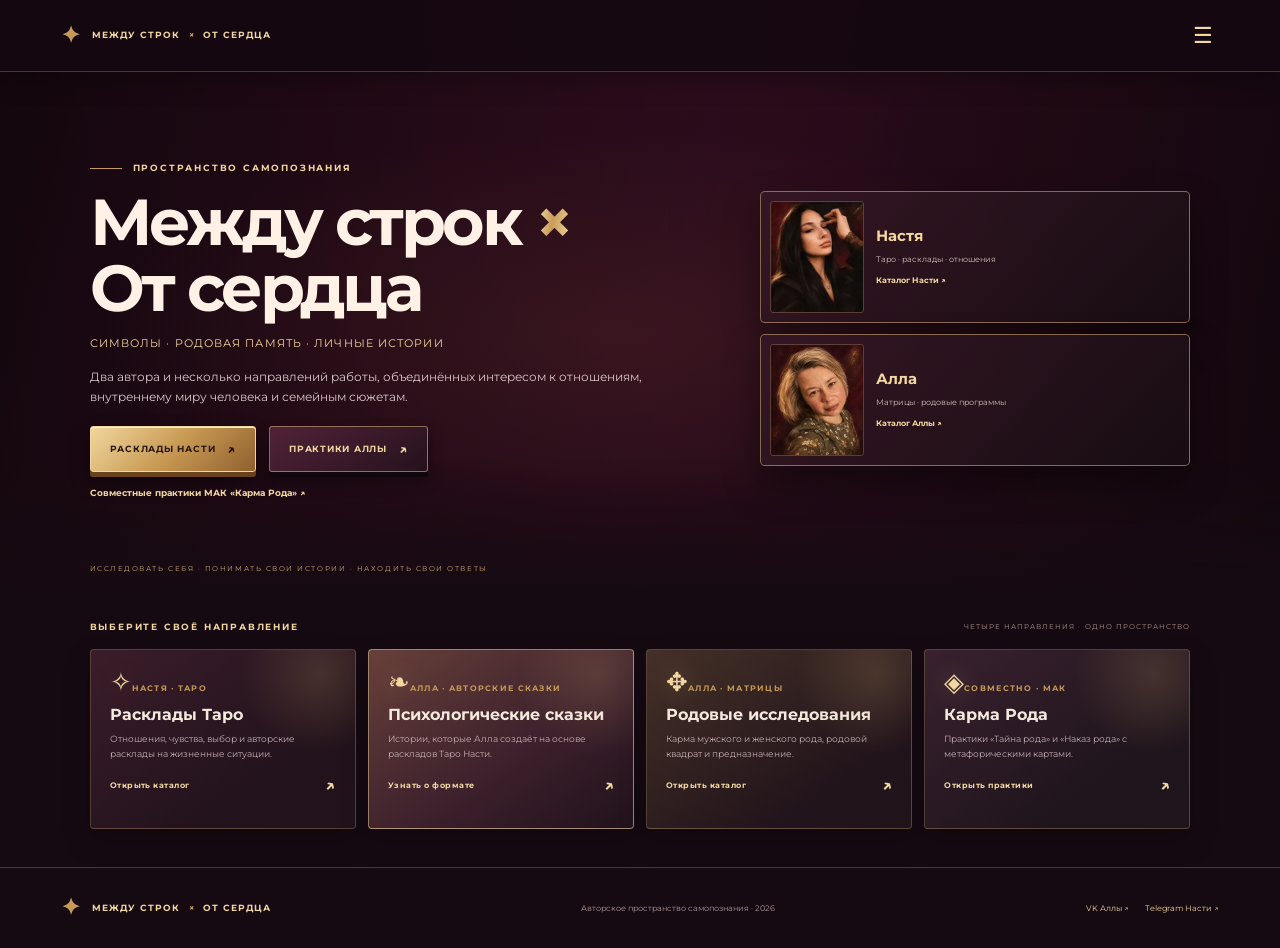
<file: index.html>
<!doctype html><html lang="ru"><head><meta charset="utf-8"><meta name="viewport" content="width=device-width, initial-scale=1"><meta name="theme-color" content="#210d18"><meta name="description" content="Между строк × От сердца — Таро, матрицы и совместные практики."><title>Между строк × От сердца</title><link rel="preconnect" href="https://fonts.googleapis.com"><link rel="preconnect" href="https://fonts.gstatic.com" crossorigin><link href="https://fonts.googleapis.com/css2?family=Montserrat:wght@300;400;500;600;700;800&display=swap" rel="stylesheet"><link rel="stylesheet" href="styles.css?v=20261124-auth-calendar-03"></head><body><header class="site-header">
<a class="brand" href="index.html" aria-label="На главную"><span class="brand-symbol">✦</span><span>МЕЖДУ СТРОК <i>×</i> ОТ СЕРДЦА</span></a>
<button class="menu-button" id="menuButton" aria-label="Открыть меню" aria-expanded="false">☰</button>
<nav class="main-nav" id="mainNav">
<a href="index.html" data-page="index">Главная</a><a href="tarot.html" data-page="tarot">Расклады</a><a href="stories.html" data-page="stories">Сказки Аллы</a><a href="matrices.html" data-page="matrices">Матрицы</a><a href="mak.html" data-page="mak">Карма рода</a><a href="about.html" data-page="about">Авторы</a><a href="library.html" data-page="library">Библиотека</a><a class="nav-book" href="booking.html">Запись <span>↗</span></a><a class="nav-account" href="account.html">Кабинет</a>
</nav></header><main>
<section class="home-hero">
<div class="hero-inner"><p class="eyebrow"><span></span> ПРОСТРАНСТВО САМОПОЗНАНИЯ</p><h1>Между строк <em>×</em><br><span class="hero-title-second">От сердца</span></h1><p class="hero-subtitle">Символы · родовая память · личные истории</p><p class="hero-copy">Два автора и несколько направлений работы, объединённых интересом к отношениям, внутреннему миру человека и семейным сюжетам.</p><div class="hero-actions"><a class="button button-gold" href="tarot.html">Расклады Насти <span>↗</span></a><a class="button button-outline" href="matrices.html">Практики Аллы <span>↗</span></a></div><a class="hero-joint-link" href="mak.html">Совместные практики МАК «Карма Рода» <span>↗</span></a></div>
<div class="hero-authors">
<a class="hero-author" href="tarot.html"><img src="assets/nastya-portrait.webp" alt="Графический портрет Насти"><span><b>Настя</b><small>Таро · расклады · отношения</small><em>Каталог Насти ↗</em></span></a>
<a class="hero-author" href="matrices.html"><img src="assets/alla-portrait.webp" alt="Графический портрет Аллы"><span><b>Алла</b><small>Матрицы · родовые программы</small><em>Каталог Аллы ↗</em></span></a>
</div><div class="hero-bottom-note">ИССЛЕДОВАТЬ СЕБЯ · ПОНИМАТЬ СВОИ ИСТОРИИ · НАХОДИТЬ СВОИ ОТВЕТЫ</div></section>
<section class="home-directions"><div class="home-directions-heading"><p class="eyebrow">ВЫБЕРИТЕ СВОЁ НАПРАВЛЕНИЕ</p><span>ЧЕТЫРЕ НАПРАВЛЕНИЯ · ОДНО ПРОСТРАНСТВО</span></div><div class="direction-grid">
<a class="direction-card direction-tarot" href="tarot.html"><span class="direction-icon">✧</span><span class="card-label">НАСТЯ · ТАРО</span><h2>Расклады Таро</h2><p>Отношения, чувства, выбор и авторские расклады на жизненные ситуации.</p><span class="direction-cta">Открыть каталог <b>↗</b></span></a>
<a class="direction-card direction-story" href="stories.html"><span class="direction-icon">❧</span><span class="card-label">АЛЛА · АВТОРСКИЕ СКАЗКИ</span><h2>Психологические сказки</h2><p>Истории, которые Алла создаёт на основе раскладов Таро Насти.</p><span class="direction-cta">Узнать о формате <b>↗</b></span></a>
<a class="direction-card direction-matrix" href="matrices.html"><span class="direction-icon">✥</span><span class="card-label">АЛЛА · МАТРИЦЫ</span><h2>Родовые исследования</h2><p>Карма мужского и женского рода, родовой квадрат и предназначение.</p><span class="direction-cta">Открыть каталог <b>↗</b></span></a>
<a class="direction-card direction-mak" href="mak.html"><span class="direction-icon">◈</span><span class="card-label">СОВМЕСТНО · МАК</span><h2>Карма Рода</h2><p>Практики «Тайна рода» и «Наказ рода» с метафорическими картами.</p><span class="direction-cta">Открыть практики <b>↗</b></span></a>
</div></section></main><footer class="site-footer"><a class="brand footer-brand" href="index.html"><span class="brand-symbol">✦</span><span>МЕЖДУ СТРОК <i>×</i> ОТ СЕРДЦА</span></a><p>Авторское пространство самопознания · 2026</p><div class="footer-links"><a href="https://vk.ru/soulmatetarot" target="_blank" rel="noopener">VK Аллы ↗</a><a href="https://t.me/From_the_1heart" target="_blank" rel="noopener">Telegram Насти ↗</a></div></footer><script src="services.js?v=20261124-auth-calendar-03"></script><script src="app.js?v=20261124-auth-calendar-03"></script></body></html>
</file>
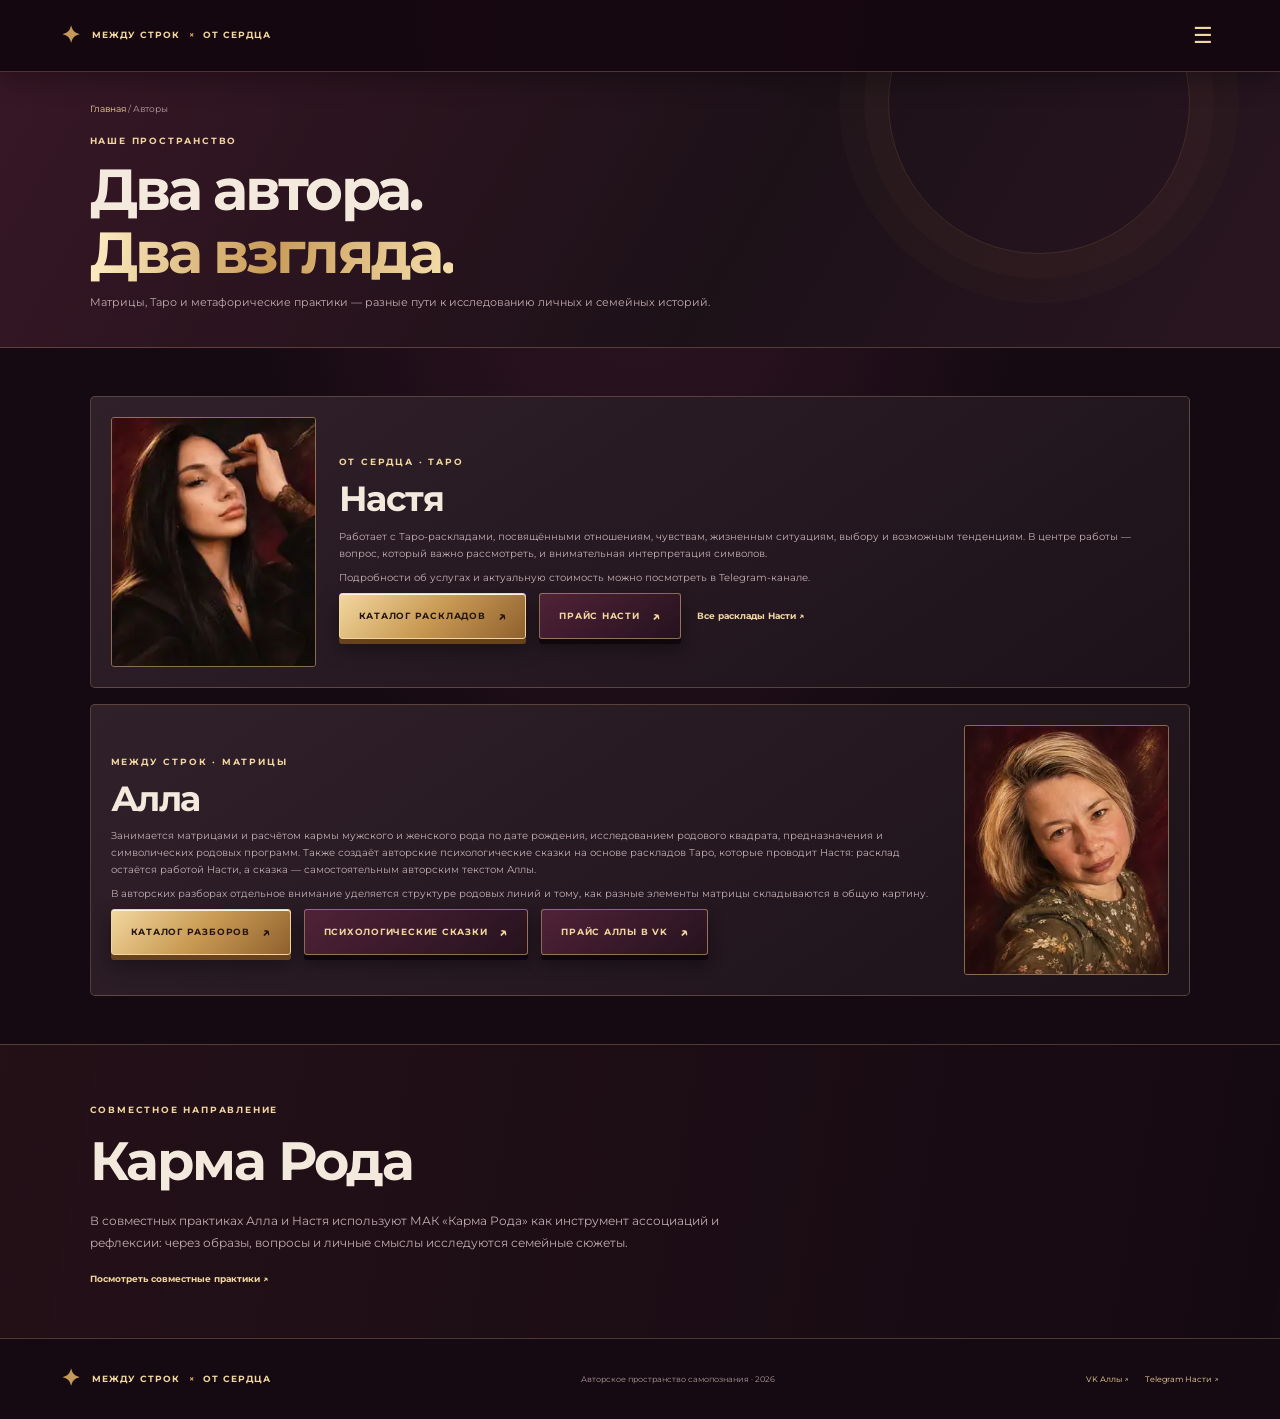
<file: about.html>
<!doctype html><html lang="ru"><head><meta charset="utf-8"><meta name="viewport" content="width=device-width, initial-scale=1"><meta name="theme-color" content="#210d18"><meta name="description" content="Матрицы, Таро и метафорические практики. Пространство самопознания и родовой памяти."><title>Об авторах · Между строк × От сердца</title><link rel="preconnect" href="https://fonts.googleapis.com"><link rel="preconnect" href="https://fonts.gstatic.com" crossorigin><link href="https://fonts.googleapis.com/css2?family=Montserrat:wght@300;400;500;600;700;800&display=swap" rel="stylesheet"><link rel="stylesheet" href="styles.css?v=20261124-auth-calendar-03"></head><body>
<header class="site-header">
<a class="brand" href="index.html" aria-label="На главную"><span class="brand-symbol">✦</span><span>МЕЖДУ СТРОК <i>×</i> ОТ СЕРДЦА</span></a>
<button class="menu-button" id="menuButton" aria-label="Открыть меню" aria-expanded="false">☰</button>
<nav class="main-nav" id="mainNav">
<a href="index.html" data-page="index">Главная</a><a href="tarot.html" data-page="tarot">Расклады</a><a href="stories.html" data-page="stories">Сказки Аллы</a><a href="matrices.html" data-page="matrices">Матрицы</a><a href="mak.html" data-page="mak">Карма рода</a><a href="about.html" data-page="about">Авторы</a><a href="library.html" data-page="library">Библиотека</a><a class="nav-book" href="booking.html">Запись <span>↗</span></a><a class="nav-account" href="account.html">Кабинет</a>
</nav></header><main>
<section class="page-hero compact-hero"><div class="breadcrumbs"><a href="index.html">Главная</a> / Авторы</div><p class="eyebrow">НАШЕ ПРОСТРАНСТВО</p><h1>Два автора.<br><em>Два взгляда.</em></h1><p>Матрицы, Таро и метафорические практики — разные пути к исследованию личных и семейных историй.</p></section>
<section class="section author-detail-section">
  <article class="author-profile"><img src="assets/nastya-portrait.webp" alt="Графический портрет Насти"><div class="author-profile-copy"><p class="eyebrow">ОТ СЕРДЦА · ТАРО</p><h2>Настя</h2><p>Работает с Таро-раскладами, посвящёнными отношениям, чувствам, жизненным ситуациям, выбору и возможным тенденциям. В центре работы — вопрос, который важно рассмотреть, и внимательная интерпретация символов.</p><p>Подробности об услугах и актуальную стоимость можно посмотреть в Telegram-канале.</p><div class="button-row"><a class="button button-gold" href="tarot.html">Каталог раскладов <span>↗</span></a><a class="button button-outline" href="https://t.me/From_the_1heart/12" target="_blank" rel="noopener">Прайс Насти <span>↗</span></a><a class="text-link author-price-extra" href="https://t.me/From_the_1heart/155" target="_blank" rel="noopener">Все расклады Насти ↗</a></div></div></article>
  <article class="author-profile author-profile-reverse"><img src="assets/alla-portrait.webp" alt="Графический портрет Аллы"><div class="author-profile-copy"><p class="eyebrow">МЕЖДУ СТРОК · МАТРИЦЫ</p><h2>Алла</h2><p>Занимается матрицами и расчётом кармы мужского и женского рода по дате рождения, исследованием родового квадрата, предназначения и символических родовых программ. Также создаёт авторские психологические сказки на основе раскладов Таро, которые проводит Настя: расклад остаётся работой Насти, а сказка — самостоятельным авторским текстом Аллы.</p><p>В авторских разборах отдельное внимание уделяется структуре родовых линий и тому, как разные элементы матрицы складываются в общую картину.</p><div class="button-row"><a class="button button-gold" href="matrices.html">Каталог разборов <span>↗</span></a><a class="button button-outline" href="stories.html">Психологические сказки <span>↗</span></a><a class="button button-outline" href="https://vk.ru/market-236182359?screen=group" target="_blank" rel="noopener">Прайс Аллы в VK <span>↗</span></a></div></div></article>
</section>
<section class="section note-section"><p class="eyebrow">СОВМЕСТНОЕ НАПРАВЛЕНИЕ</p><h2>Карма Рода</h2><p>В совместных практиках Алла и Настя используют МАК «Карма Рода» как инструмент ассоциаций и рефлексии: через образы, вопросы и личные смыслы исследуются семейные сюжеты.</p><a class="text-link" href="mak.html">Посмотреть совместные практики ↗</a></section></main>
<footer class="site-footer">
  <a class="brand footer-brand" href="index.html"><span class="brand-symbol">✦</span><span>МЕЖДУ СТРОК <i>×</i> ОТ СЕРДЦА</span></a>
  <p>Авторское пространство самопознания · 2026</p>
  <div class="footer-links"><a href="https://vk.ru/soulmatetarot" target="_blank" rel="noopener">VK Аллы ↗</a><a href="https://t.me/From_the_1heart" target="_blank" rel="noopener">Telegram Насти ↗</a></div>
</footer><script src="services.js?v=20261124-auth-calendar-03"></script><script src="app.js?v=20261124-auth-calendar-03"></script></body></html>
</file>
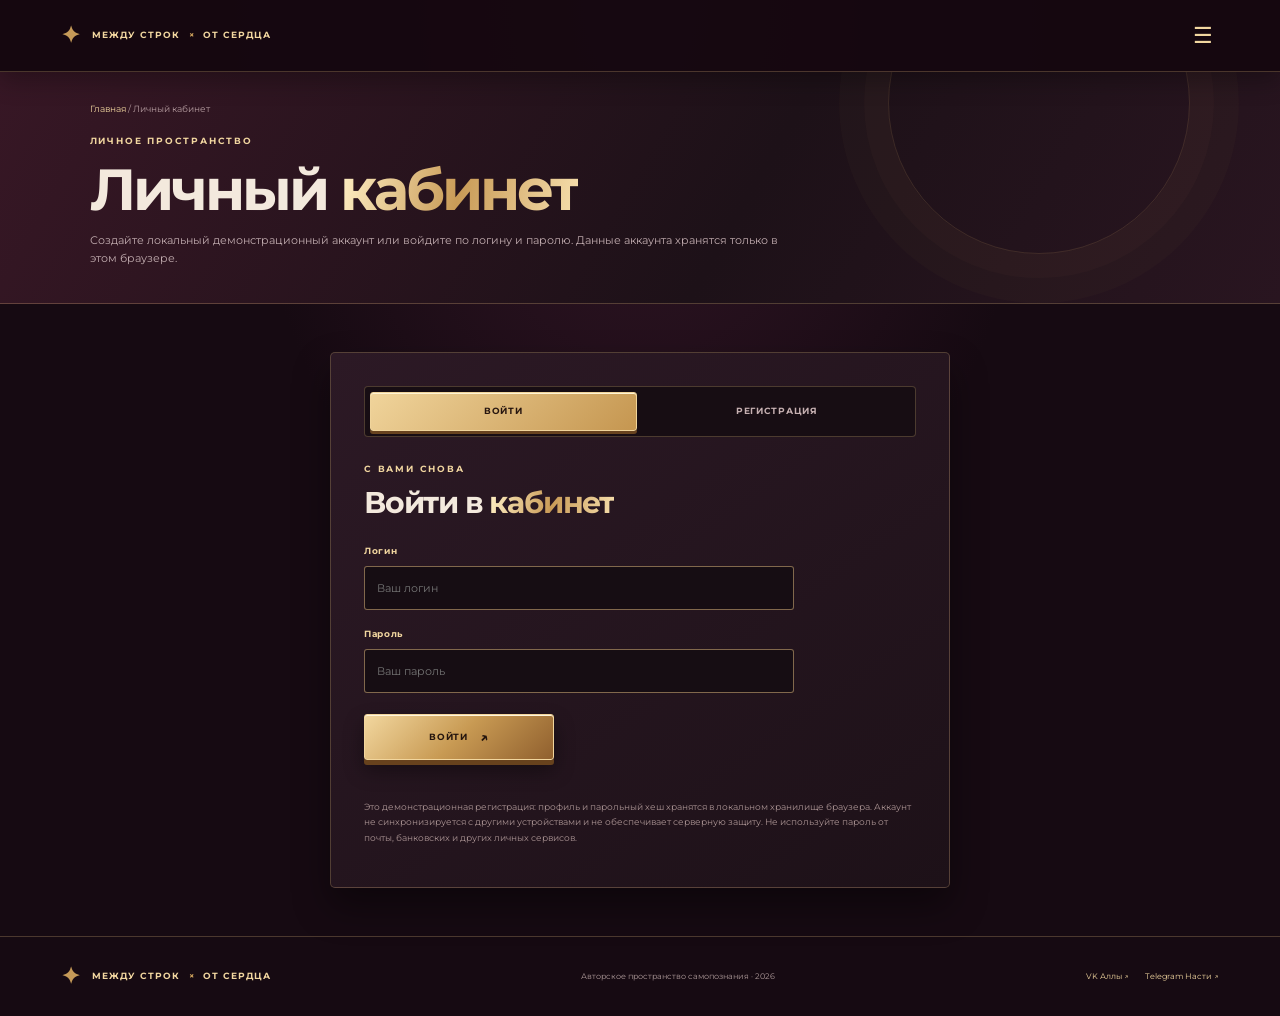
<file: account.html>
<!doctype html><html lang="ru"><head><meta charset="utf-8"><meta name="viewport" content="width=device-width, initial-scale=1"><meta name="theme-color" content="#210d18"><meta name="description" content="Матрицы, Таро и метафорические практики. Пространство самопознания и родовой памяти."><title>Личный кабинет · Между строк × От сердца</title><link rel="preconnect" href="https://fonts.googleapis.com"><link rel="preconnect" href="https://fonts.gstatic.com" crossorigin><link href="https://fonts.googleapis.com/css2?family=Montserrat:wght@300;400;500;600;700;800&display=swap" rel="stylesheet"><link rel="stylesheet" href="styles.css?v=20261124-auth-calendar-03"></head><body>
<header class="site-header">
<a class="brand" href="index.html" aria-label="На главную"><span class="brand-symbol">✦</span><span>МЕЖДУ СТРОК <i>×</i> ОТ СЕРДЦА</span></a>
<button class="menu-button" id="menuButton" aria-label="Открыть меню" aria-expanded="false">☰</button>
<nav class="main-nav" id="mainNav">
<a href="index.html" data-page="index">Главная</a><a href="tarot.html" data-page="tarot">Расклады</a><a href="stories.html" data-page="stories">Сказки Аллы</a><a href="matrices.html" data-page="matrices">Матрицы</a><a href="mak.html" data-page="mak">Карма рода</a><a href="about.html" data-page="about">Авторы</a><a href="library.html" data-page="library">Библиотека</a><a class="nav-book" href="booking.html">Запись <span>↗</span></a><a class="nav-account" href="account.html">Кабинет</a>
</nav></header><main>
<section class="page-hero compact-hero"><div class="breadcrumbs"><a href="index.html">Главная</a> / Личный кабинет</div><p class="eyebrow">ЛИЧНОЕ ПРОСТРАНСТВО</p><h1>Личный <em>кабинет</em></h1><p>Создайте локальный демонстрационный аккаунт или войдите по логину и паролю. Данные аккаунта хранятся только в этом браузере.</p></section>
<section class="section account-section"><div class="account-shell">
<div id="accountAuth">
  <div class="auth-tabs" role="tablist" aria-label="Вход или регистрация">
    <button type="button" id="showLogin" class="auth-tab active" aria-selected="true">Войти</button>
    <button type="button" id="showRegister" class="auth-tab" aria-selected="false">Регистрация</button>
  </div>
  <div id="loginPane">
    <p class="eyebrow">С ВАМИ СНОВА</p><h2>Войти в <em>кабинет</em></h2>
    <form id="loginForm" class="auth-form">
      <label>Логин<input id="loginUsername" name="username" required minlength="3" maxlength="32" autocomplete="username" placeholder="Ваш логин"></label>
      <label>Пароль<input id="loginPassword" name="password" type="password" required autocomplete="current-password" placeholder="Ваш пароль"></label>
      <button class="button button-gold">Войти <span>↗</span></button>
    </form>
  </div>
  <div id="registerPane" hidden>
    <p class="eyebrow">ПЕРВОЕ ЗНАКОМСТВО</p><h2>Создать <em>аккаунт</em></h2>
    <form id="registerForm" class="auth-form">
      <label>Придумайте логин<input id="registerUsername" name="username" required minlength="3" maxlength="32" autocomplete="username" placeholder="Не менее 3 символов"></label>
      <label>Электронная почта <span class="optional-label">необязательно</span><input id="registerEmail" name="email" type="email" autocomplete="email" placeholder="name@example.com"></label>
      <label>Пароль<input id="registerPassword" name="new-password" type="password" required minlength="8" autocomplete="new-password" placeholder="Не менее 8 символов"></label>
      <label>Повторите пароль<input id="registerPasswordRepeat" name="confirm-password" type="password" required minlength="8" autocomplete="new-password" placeholder="Повторите пароль"></label>
      <button class="button button-gold">Зарегистрироваться <span>↗</span></button>
    </form>
  </div>
  <p id="authMessage" class="auth-message" role="status" aria-live="polite"></p>
  <p class="form-tip">Это демонстрационная регистрация: профиль и парольный хеш хранятся в локальном хранилище браузера. Аккаунт не синхронизируется с другими устройствами и не обеспечивает серверную защиту. Не используйте пароль от почты, банковских и других личных сервисов.</p>
</div>
<div id="accountDashboard" hidden>
  <div class="account-welcome"><p class="eyebrow">МОЁ ПРОСТРАНСТВО</p><h2>Здравствуйте, <em id="accountUserName"></em></h2><p class="form-tip" id="accountUserEmail"></p></div>
  <h3 class="account-subtitle">Мои заявки</h3>
  <div id="accountRequests"></div>
  <button id="accountLogout" class="button button-outline">Выйти из аккаунта</button>
</div>
</div></section></main>
<footer class="site-footer">
  <a class="brand footer-brand" href="index.html"><span class="brand-symbol">✦</span><span>МЕЖДУ СТРОК <i>×</i> ОТ СЕРДЦА</span></a>
  <p>Авторское пространство самопознания · 2026</p>
  <div class="footer-links"><a href="https://vk.ru/soulmatetarot" target="_blank" rel="noopener">VK Аллы ↗</a><a href="https://t.me/From_the_1heart" target="_blank" rel="noopener">Telegram Насти ↗</a></div>
</footer><script src="services.js?v=20261124-auth-calendar-03"></script><script src="app.js?v=20261124-auth-calendar-03"></script></body></html>
</file>
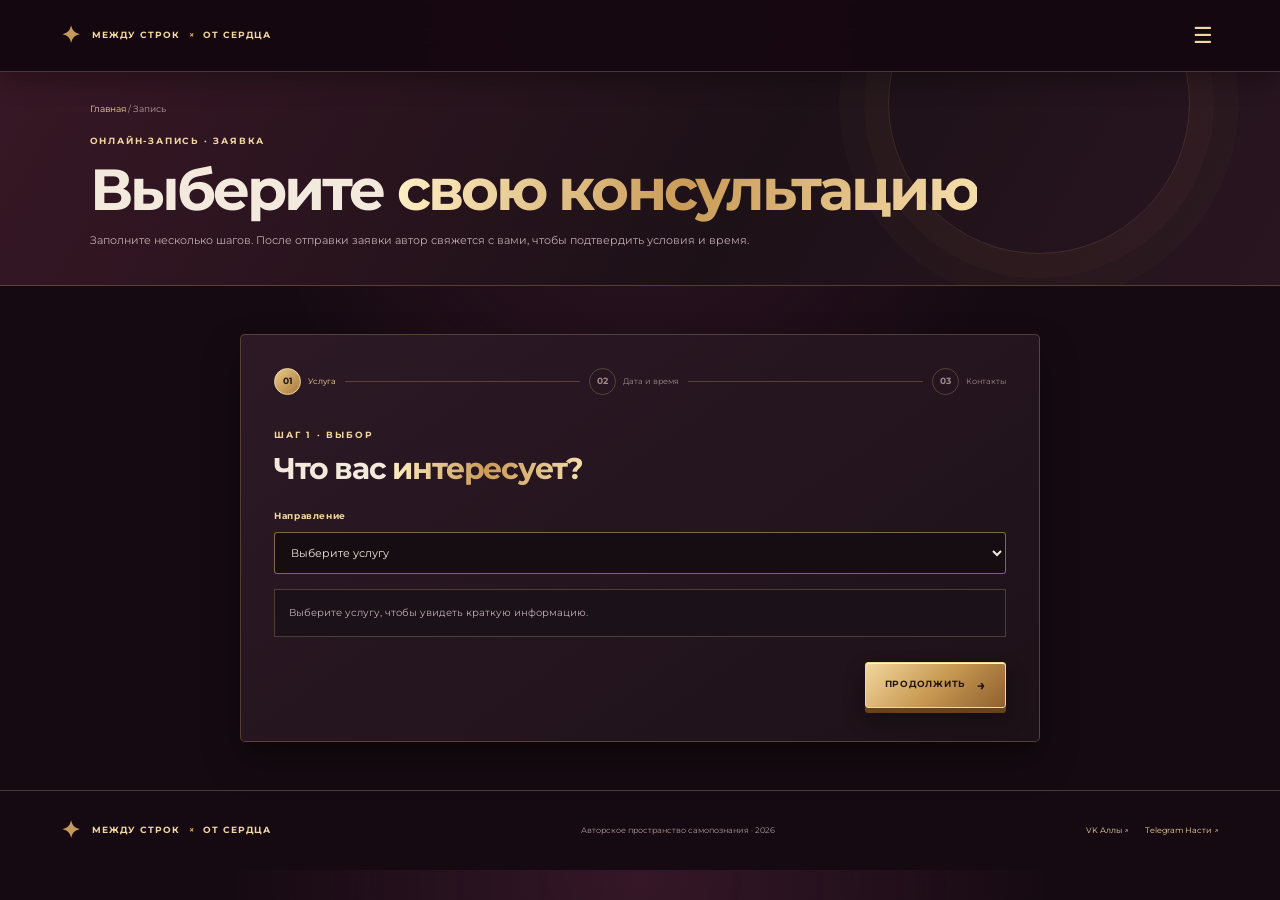
<file: booking.html>
<!doctype html><html lang="ru"><head><meta charset="utf-8"><meta name="viewport" content="width=device-width, initial-scale=1"><meta name="theme-color" content="#210d18"><meta name="description" content="Матрицы, Таро и метафорические практики. Пространство самопознания и родовой памяти."><title>Онлайн-запись · Между строк × От сердца</title><link rel="preconnect" href="https://fonts.googleapis.com"><link rel="preconnect" href="https://fonts.gstatic.com" crossorigin><link href="https://fonts.googleapis.com/css2?family=Montserrat:wght@300;400;500;600;700;800&display=swap" rel="stylesheet"><link rel="stylesheet" href="styles.css?v=20261124-auth-calendar-03"></head><body>
<header class="site-header">
<a class="brand" href="index.html" aria-label="На главную"><span class="brand-symbol">✦</span><span>МЕЖДУ СТРОК <i>×</i> ОТ СЕРДЦА</span></a>
<button class="menu-button" id="menuButton" aria-label="Открыть меню" aria-expanded="false">☰</button>
<nav class="main-nav" id="mainNav">
<a href="index.html" data-page="index">Главная</a><a href="tarot.html" data-page="tarot">Расклады</a><a href="stories.html" data-page="stories">Сказки Аллы</a><a href="matrices.html" data-page="matrices">Матрицы</a><a href="mak.html" data-page="mak">Карма рода</a><a href="about.html" data-page="about">Авторы</a><a href="library.html" data-page="library">Библиотека</a><a class="nav-book" href="booking.html">Запись <span>↗</span></a><a class="nav-account" href="account.html">Кабинет</a>
</nav></header><main>
<section class="page-hero compact-hero"><div class="breadcrumbs"><a href="index.html">Главная</a> / Запись</div><p class="eyebrow">ОНЛАЙН-ЗАПИСЬ · ЗАЯВКА</p><h1>Выберите <em>свою консультацию</em></h1><p>Заполните несколько шагов. После отправки заявки автор свяжется с вами, чтобы подтвердить условия и время.</p></section>
<section class="section booking-section"><div class="booking-shell"><div class="step-track"><div class="step active" data-step-indicator="1"><b>01</b><span>Услуга</span></div><i></i><div class="step" data-step-indicator="2"><b>02</b><span>Дата и время</span></div><i></i><div class="step" data-step-indicator="3"><b>03</b><span>Контакты</span></div></div>
<form id="bookingForm" class="booking-form">
<div class="booking-step active" data-step="1"><p class="eyebrow">ШАГ 1 · ВЫБОР</p><h2>Что вас <em>интересует?</em></h2><label>Направление<select id="bookingService" required><option value="">Выберите услугу</option></select></label><div id="bookingServiceInfo" class="selection-summary">Выберите услугу, чтобы увидеть краткую информацию.</div><div class="form-actions"><span></span><button type="button" class="button button-gold" data-next>Продолжить <span>→</span></button></div></div>
<div class="booking-step" data-step="2"><p class="eyebrow">ШАГ 2 · ВРЕМЯ</p><h2>Когда вам <em>удобно?</em></h2><div class="form-two"><label>Желаемая дата<div class="date-picker-wrap"><input id="bookingDate" type="date" lang="ru" aria-label="Желаемая дата" autocomplete="off"><button type="button" id="calendarTrigger" class="calendar-trigger" aria-label="Открыть календарь выбора даты" title="Открыть календарь"><svg viewBox="0 0 24 24" width="19" height="19" aria-hidden="true" fill="none" stroke="currentColor" stroke-width="1.7" stroke-linecap="round" stroke-linejoin="round"><rect x="3" y="5" width="18" height="16" rx="2"></rect><path d="M16 3v4M8 3v4M3 10h18"></path></svg></button></div></label><label>Предпочтительное время<input id="bookingTime" type="time"></label></div><label>Часовой пояс / город<input id="bookingZone" placeholder="Например, Тюмень (UTC+5)"></label><p class="form-tip">Выберите дату в календаре. Прошедшие даты недоступны. Это пожелание по времени, а не подтверждённый свободный слот — точное время согласуем отдельно.</p><div class="form-actions"><button type="button" class="button button-outline" data-prev>← Назад</button><button type="button" class="button button-gold" data-next>Продолжить <span>→</span></button></div></div>
<div class="booking-step" data-step="3"><p class="eyebrow">ШАГ 3 · КОНТАКТЫ</p><h2>Как с вами <em>связаться?</em></h2><label>Ваше имя<input id="bookingName" required placeholder="Как к вам обращаться?"></label><label>Telegram или телефон<input id="bookingContact" required placeholder="@username или номер телефона"></label><label>Комментарий<textarea id="bookingComment" rows="4" placeholder="Кратко опишите тему обращения (необязательно)"></textarea></label><div class="form-actions"><button type="button" class="button button-outline" data-prev>← Назад</button><button type="submit" class="button button-gold">Отправить заявку <span>↗</span></button></div></div>
</form><div id="bookingSuccess" class="booking-success" hidden><div class="success-icon">✓</div><p class="eyebrow">ЗАЯВКА СОЗДАНА</p><h2>Спасибо за <em>обращение.</em></h2><p>В этой демонстрационной версии заявка сохранена в текущем браузере. Она не отправлена автору автоматически и не является подтверждённой записью.</p><a class="button button-gold" href="index.html">Вернуться на главную</a></div></div></section></main>
<footer class="site-footer">
  <a class="brand footer-brand" href="index.html"><span class="brand-symbol">✦</span><span>МЕЖДУ СТРОК <i>×</i> ОТ СЕРДЦА</span></a>
  <p>Авторское пространство самопознания · 2026</p>
  <div class="footer-links"><a href="https://vk.ru/soulmatetarot" target="_blank" rel="noopener">VK Аллы ↗</a><a href="https://t.me/From_the_1heart" target="_blank" rel="noopener">Telegram Насти ↗</a></div>
</footer><script src="services.js?v=20261124-auth-calendar-03"></script><script src="app.js?v=20261124-auth-calendar-03"></script></body></html>
</file>
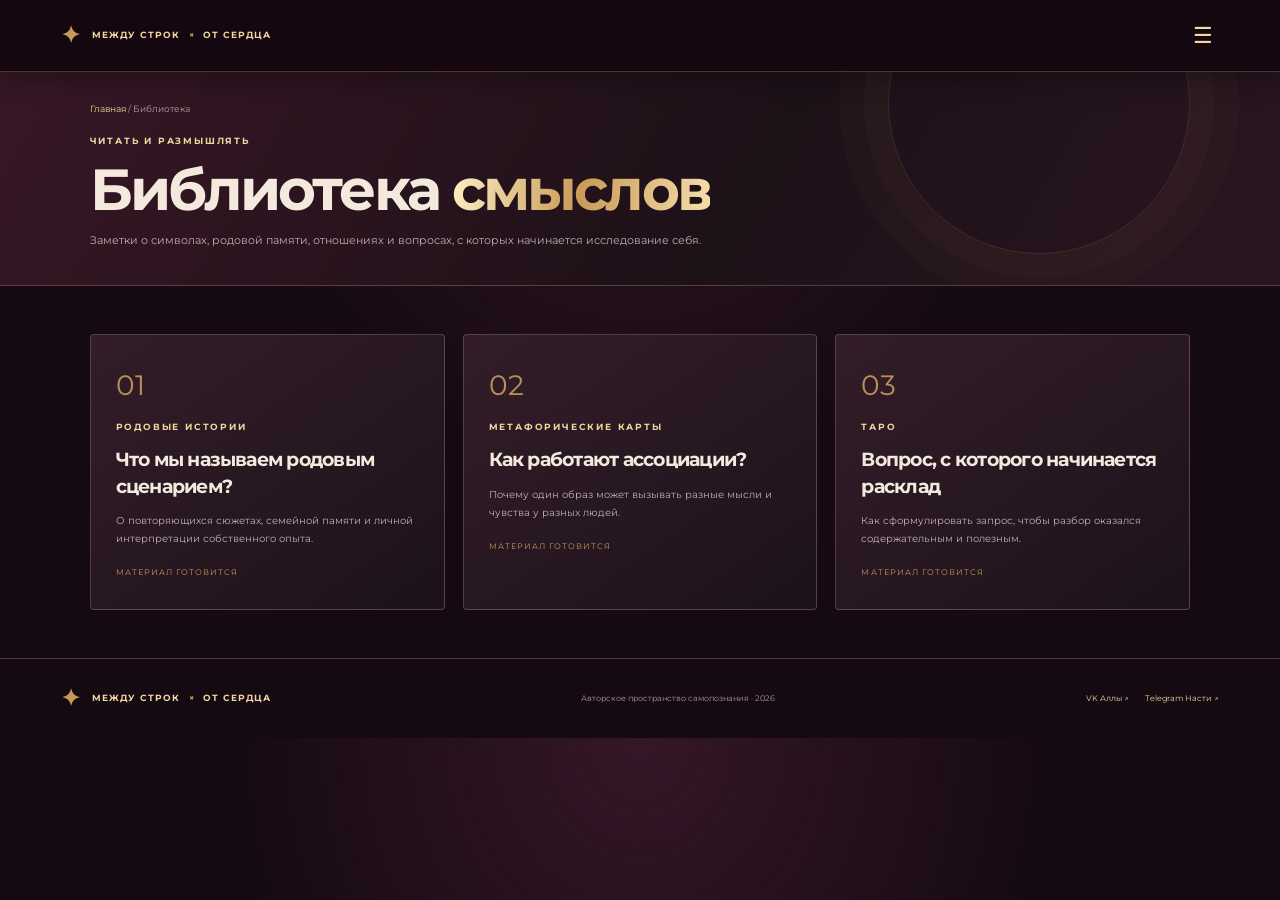
<file: library.html>
<!doctype html><html lang="ru"><head><meta charset="utf-8"><meta name="viewport" content="width=device-width, initial-scale=1"><meta name="theme-color" content="#210d18"><meta name="description" content="Матрицы, Таро и метафорические практики. Пространство самопознания и родовой памяти."><title>Библиотека · Между строк × От сердца</title><link rel="preconnect" href="https://fonts.googleapis.com"><link rel="preconnect" href="https://fonts.gstatic.com" crossorigin><link href="https://fonts.googleapis.com/css2?family=Montserrat:wght@300;400;500;600;700;800&display=swap" rel="stylesheet"><link rel="stylesheet" href="styles.css?v=20261124-auth-calendar-03"></head><body>
<header class="site-header">
<a class="brand" href="index.html" aria-label="На главную"><span class="brand-symbol">✦</span><span>МЕЖДУ СТРОК <i>×</i> ОТ СЕРДЦА</span></a>
<button class="menu-button" id="menuButton" aria-label="Открыть меню" aria-expanded="false">☰</button>
<nav class="main-nav" id="mainNav">
<a href="index.html" data-page="index">Главная</a><a href="tarot.html" data-page="tarot">Расклады</a><a href="stories.html" data-page="stories">Сказки Аллы</a><a href="matrices.html" data-page="matrices">Матрицы</a><a href="mak.html" data-page="mak">Карма рода</a><a href="about.html" data-page="about">Авторы</a><a href="library.html" data-page="library">Библиотека</a><a class="nav-book" href="booking.html">Запись <span>↗</span></a><a class="nav-account" href="account.html">Кабинет</a>
</nav></header><main>
<section class="page-hero compact-hero"><div class="breadcrumbs"><a href="index.html">Главная</a> / Библиотека</div><p class="eyebrow">ЧИТАТЬ И РАЗМЫШЛЯТЬ</p><h1>Библиотека <em>смыслов</em></h1><p>Заметки о символах, родовой памяти, отношениях и вопросах, с которых начинается исследование себя.</p></section>
<section class="section library-grid-section"><div class="article-grid">
<article class="article-card"><span class="article-number">01</span><p class="eyebrow">РОДОВЫЕ ИСТОРИИ</p><h2>Что мы называем родовым сценарием?</h2><p>О повторяющихся сюжетах, семейной памяти и личной интерпретации собственного опыта.</p><span class="article-status">МАТЕРИАЛ ГОТОВИТСЯ</span></article>
<article class="article-card"><span class="article-number">02</span><p class="eyebrow">МЕТАФОРИЧЕСКИЕ КАРТЫ</p><h2>Как работают ассоциации?</h2><p>Почему один образ может вызывать разные мысли и чувства у разных людей.</p><span class="article-status">МАТЕРИАЛ ГОТОВИТСЯ</span></article>
<article class="article-card"><span class="article-number">03</span><p class="eyebrow">ТАРО</p><h2>Вопрос, с которого начинается расклад</h2><p>Как сформулировать запрос, чтобы разбор оказался содержательным и полезным.</p><span class="article-status">МАТЕРИАЛ ГОТОВИТСЯ</span></article>
</div></section></main>
<footer class="site-footer">
  <a class="brand footer-brand" href="index.html"><span class="brand-symbol">✦</span><span>МЕЖДУ СТРОК <i>×</i> ОТ СЕРДЦА</span></a>
  <p>Авторское пространство самопознания · 2026</p>
  <div class="footer-links"><a href="https://vk.ru/soulmatetarot" target="_blank" rel="noopener">VK Аллы ↗</a><a href="https://t.me/From_the_1heart" target="_blank" rel="noopener">Telegram Насти ↗</a></div>
</footer><script src="services.js?v=20261124-auth-calendar-03"></script><script src="app.js?v=20261124-auth-calendar-03"></script></body></html>
</file>
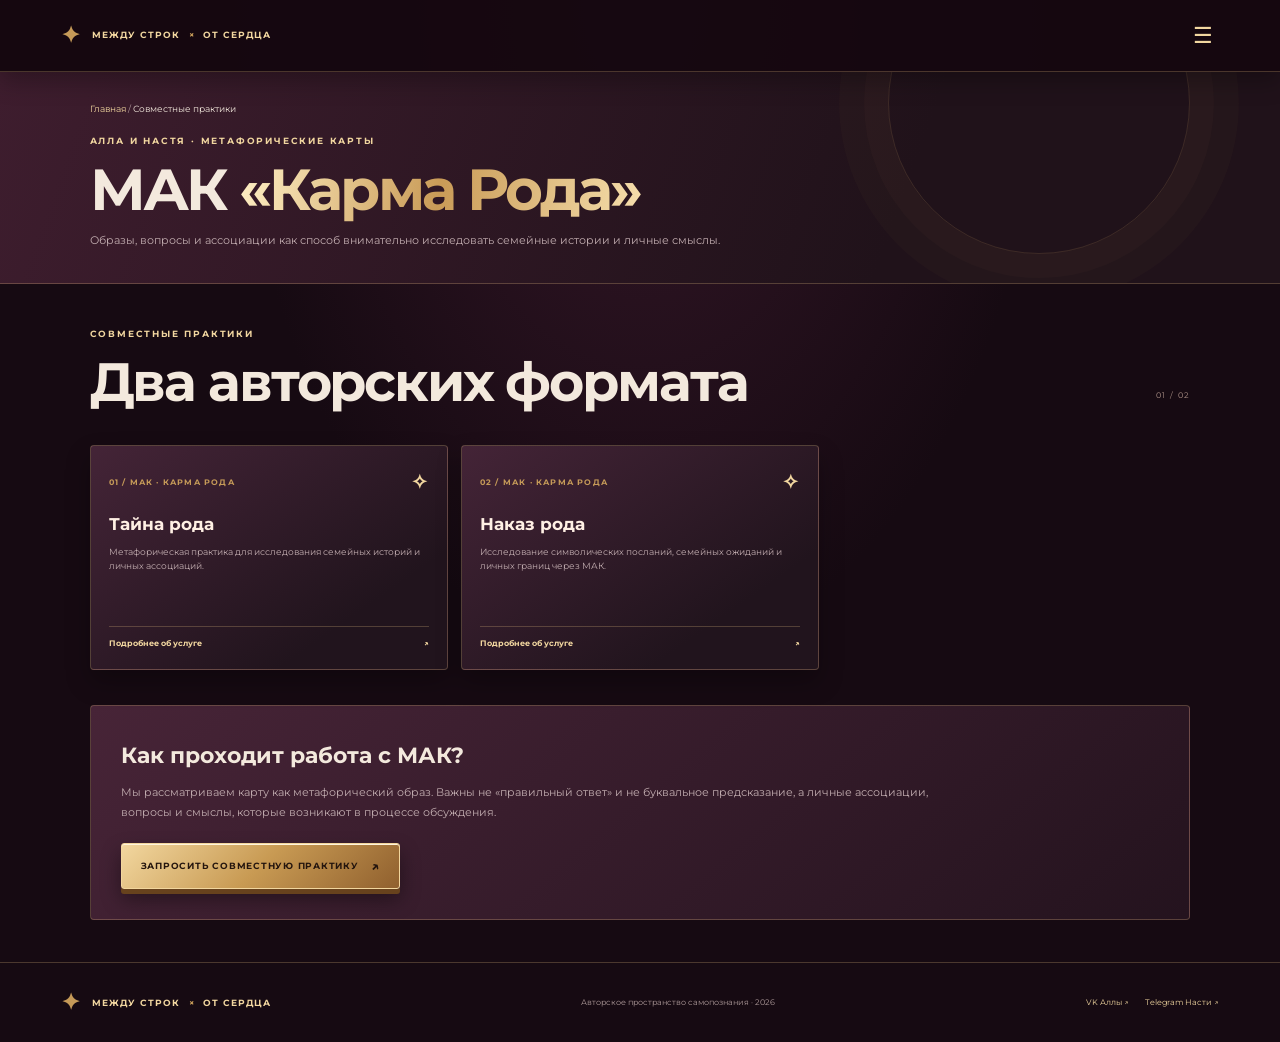
<file: mak.html>
<!doctype html><html lang="ru"><head><meta charset="utf-8"><meta name="viewport" content="width=device-width, initial-scale=1"><meta name="theme-color" content="#210d18"><meta name="description" content="Матрицы, Таро и метафорические практики. Пространство самопознания и родовой памяти."><title>Совместные практики · Между строк × От сердца</title><link rel="preconnect" href="https://fonts.googleapis.com"><link rel="preconnect" href="https://fonts.gstatic.com" crossorigin><link href="https://fonts.googleapis.com/css2?family=Montserrat:wght@300;400;500;600;700;800&display=swap" rel="stylesheet"><link rel="stylesheet" href="styles.css?v=20261124-auth-calendar-03"></head><body>
<header class="site-header">
<a class="brand" href="index.html" aria-label="На главную"><span class="brand-symbol">✦</span><span>МЕЖДУ СТРОК <i>×</i> ОТ СЕРДЦА</span></a>
<button class="menu-button" id="menuButton" aria-label="Открыть меню" aria-expanded="false">☰</button>
<nav class="main-nav" id="mainNav">
<a href="index.html" data-page="index">Главная</a><a href="tarot.html" data-page="tarot">Расклады</a><a href="stories.html" data-page="stories">Сказки Аллы</a><a href="matrices.html" data-page="matrices">Матрицы</a><a href="mak.html" data-page="mak">Карма рода</a><a href="about.html" data-page="about">Авторы</a><a href="library.html" data-page="library">Библиотека</a><a class="nav-book" href="booking.html">Запись <span>↗</span></a><a class="nav-account" href="account.html">Кабинет</a>
</nav></header><main>
<section class="page-hero catalog-hero mak-page-hero"><div class="breadcrumbs"><a href="index.html">Главная</a> / <span>Совместные практики</span></div><p class="eyebrow">АЛЛА И НАСТЯ · МЕТАФОРИЧЕСКИЕ КАРТЫ</p><h1>МАК <em>«Карма Рода»</em></h1><p>Образы, вопросы и ассоциации как способ внимательно исследовать семейные истории и личные смыслы.</p></section>
<section class="section catalog-page-section"><div class="section-heading"><div><p class="eyebrow">СОВМЕСТНЫЕ ПРАКТИКИ</p><h2>Два авторских формата</h2></div><span class="section-number">01 / 02</span></div><div class="service-grid" id="serviceGrid" data-category="mak"></div><div class="wide-note"><h3>Как проходит работа с МАК?</h3><p>Мы рассматриваем карту как метафорический образ. Важны не «правильный ответ» и не буквальное предсказание, а личные ассоциации, вопросы и смыслы, которые возникают в процессе обсуждения.</p><a class="button button-gold" href="booking.html?service=mak-secret">Запросить совместную практику <span>↗</span></a></div></section></main>
<footer class="site-footer">
  <a class="brand footer-brand" href="index.html"><span class="brand-symbol">✦</span><span>МЕЖДУ СТРОК <i>×</i> ОТ СЕРДЦА</span></a>
  <p>Авторское пространство самопознания · 2026</p>
  <div class="footer-links"><a href="https://vk.ru/soulmatetarot" target="_blank" rel="noopener">VK Аллы ↗</a><a href="https://t.me/From_the_1heart" target="_blank" rel="noopener">Telegram Насти ↗</a></div>
</footer><script src="services.js?v=20261124-auth-calendar-03"></script><script src="app.js?v=20261124-auth-calendar-03"></script></body></html>
</file>
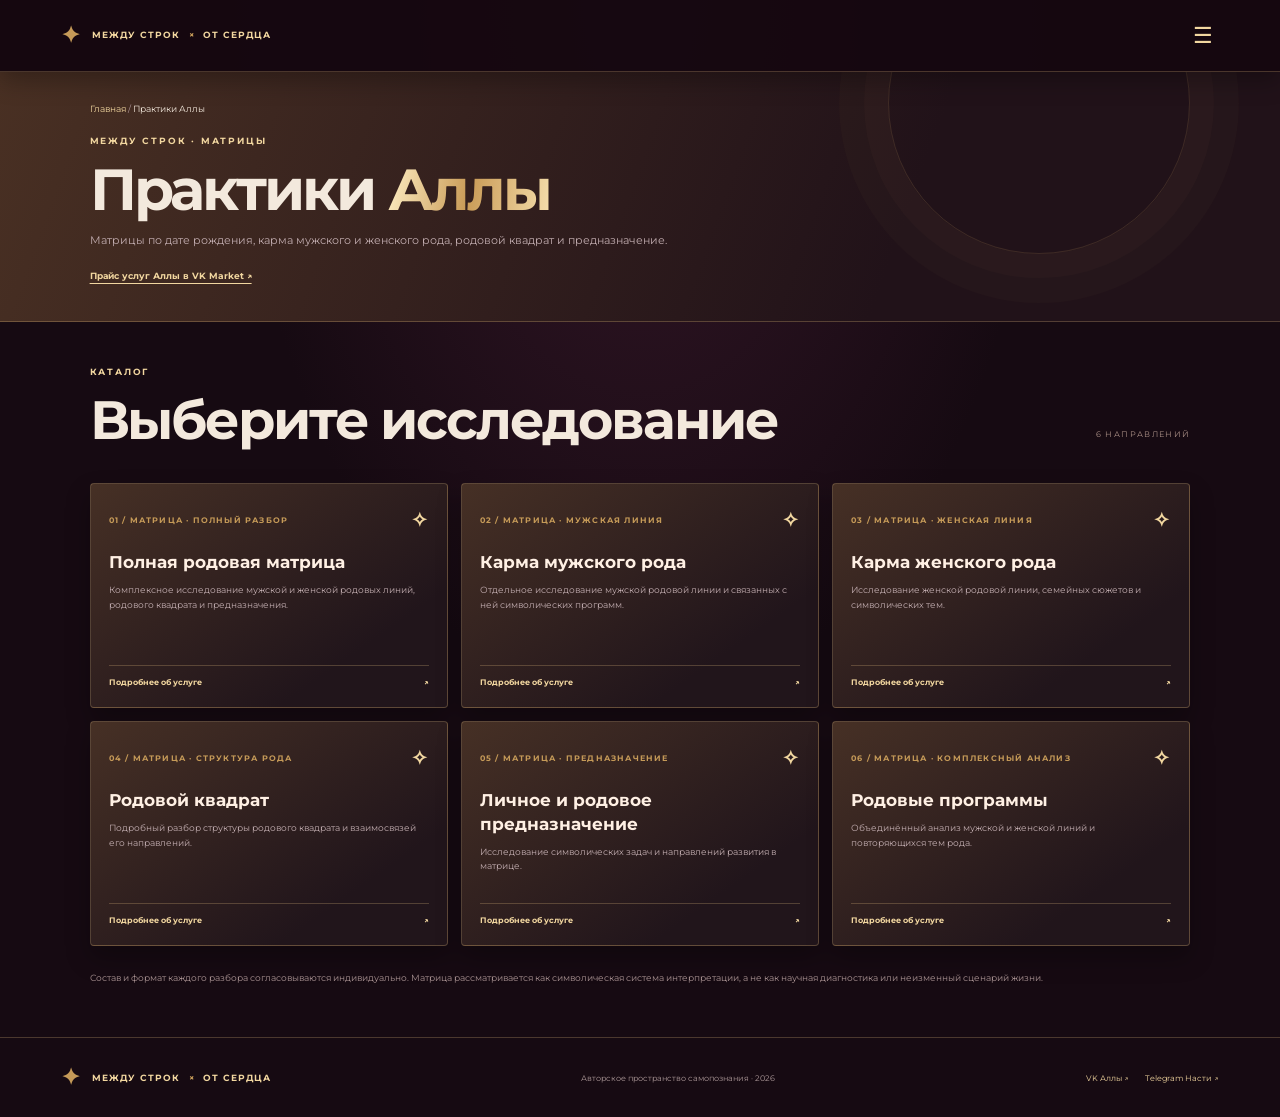
<file: matrices.html>
<!doctype html><html lang="ru"><head><meta charset="utf-8"><meta name="viewport" content="width=device-width, initial-scale=1"><meta name="theme-color" content="#210d18"><meta name="description" content="Матрицы, Таро и метафорические практики. Пространство самопознания и родовой памяти."><title>Практики Аллы · Между строк × От сердца</title><link rel="preconnect" href="https://fonts.googleapis.com"><link rel="preconnect" href="https://fonts.gstatic.com" crossorigin><link href="https://fonts.googleapis.com/css2?family=Montserrat:wght@300;400;500;600;700;800&display=swap" rel="stylesheet"><link rel="stylesheet" href="styles.css?v=20261124-auth-calendar-03"></head><body>
<header class="site-header">
<a class="brand" href="index.html" aria-label="На главную"><span class="brand-symbol">✦</span><span>МЕЖДУ СТРОК <i>×</i> ОТ СЕРДЦА</span></a>
<button class="menu-button" id="menuButton" aria-label="Открыть меню" aria-expanded="false">☰</button>
<nav class="main-nav" id="mainNav">
<a href="index.html" data-page="index">Главная</a><a href="tarot.html" data-page="tarot">Расклады</a><a href="stories.html" data-page="stories">Сказки Аллы</a><a href="matrices.html" data-page="matrices">Матрицы</a><a href="mak.html" data-page="mak">Карма рода</a><a href="about.html" data-page="about">Авторы</a><a href="library.html" data-page="library">Библиотека</a><a class="nav-book" href="booking.html">Запись <span>↗</span></a><a class="nav-account" href="account.html">Кабинет</a>
</nav></header><main>
<section class="page-hero catalog-hero matrix-page-hero"><div class="breadcrumbs"><a href="index.html">Главная</a> / <span>Практики Аллы</span></div><p class="eyebrow">МЕЖДУ СТРОК · МАТРИЦЫ</p><h1>Практики <em>Аллы</em></h1><p>Матрицы по дате рождения, карма мужского и женского рода, родовой квадрат и предназначение.</p><a class="external-price" href="https://vk.ru/market-236182359?screen=group" target="_blank" rel="noopener">Прайс услуг Аллы в VK Market ↗</a></section>
<section class="section catalog-page-section"><div class="section-heading"><div><p class="eyebrow">КАТАЛОГ</p><h2>Выберите исследование</h2></div><span class="section-number">6 НАПРАВЛЕНИЙ</span></div><div class="service-grid" id="serviceGrid" data-category="matrix"></div><p class="catalog-note">Состав и формат каждого разбора согласовываются индивидуально. Матрица рассматривается как символическая система интерпретации, а не как научная диагностика или неизменный сценарий жизни.</p></section></main>
<footer class="site-footer">
  <a class="brand footer-brand" href="index.html"><span class="brand-symbol">✦</span><span>МЕЖДУ СТРОК <i>×</i> ОТ СЕРДЦА</span></a>
  <p>Авторское пространство самопознания · 2026</p>
  <div class="footer-links"><a href="https://vk.ru/soulmatetarot" target="_blank" rel="noopener">VK Аллы ↗</a><a href="https://t.me/From_the_1heart" target="_blank" rel="noopener">Telegram Насти ↗</a></div>
</footer><script src="services.js?v=20261124-auth-calendar-03"></script><script src="app.js?v=20261124-auth-calendar-03"></script></body></html>
</file>
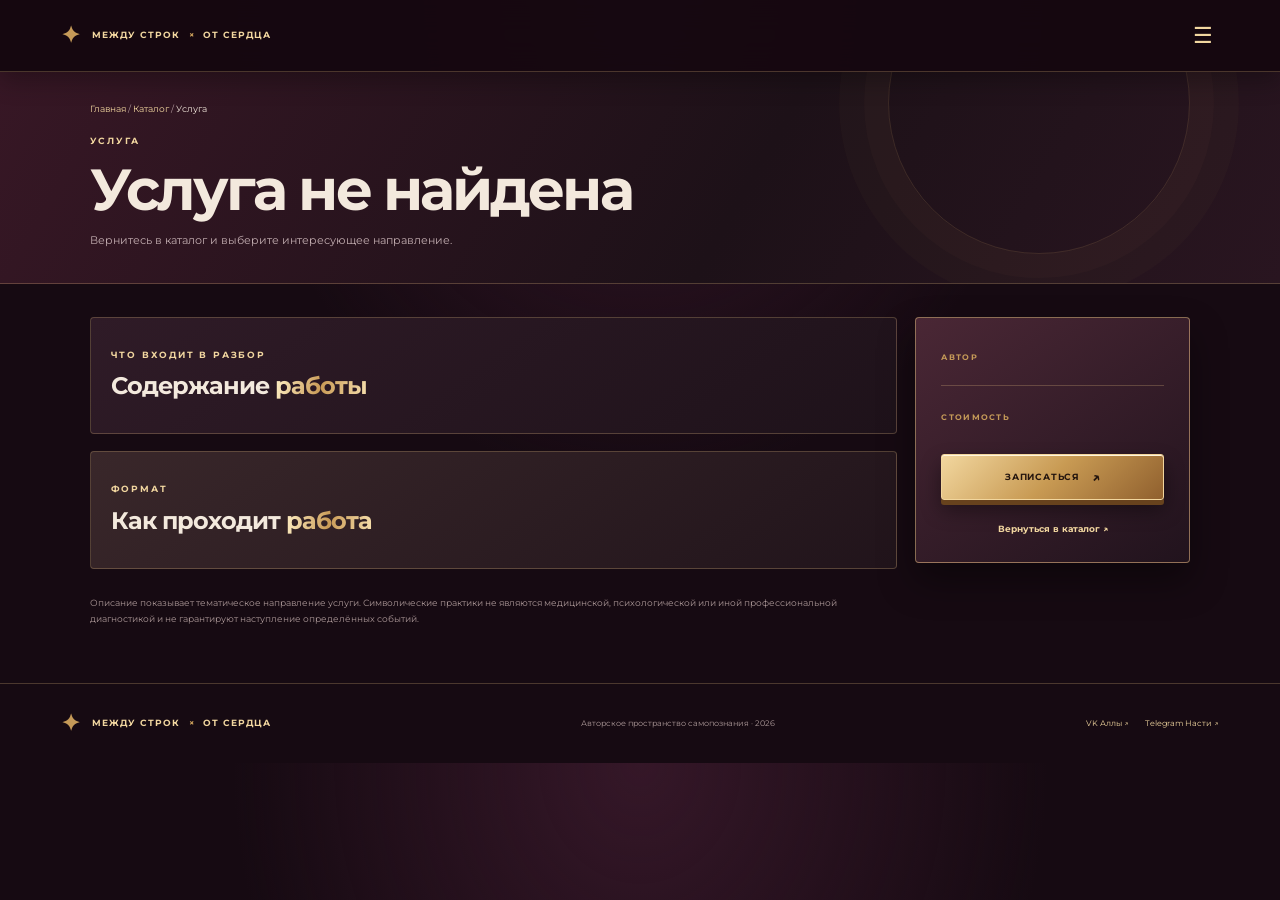
<file: service.html>
<!doctype html><html lang="ru"><head><meta charset="utf-8"><meta name="viewport" content="width=device-width, initial-scale=1"><meta name="theme-color" content="#210d18"><meta name="description" content="Матрицы, Таро и метафорические практики. Пространство самопознания и родовой памяти."><title>Услуга · Между строк × От сердца</title><link rel="preconnect" href="https://fonts.googleapis.com"><link rel="preconnect" href="https://fonts.gstatic.com" crossorigin><link href="https://fonts.googleapis.com/css2?family=Montserrat:wght@300;400;500;600;700;800&display=swap" rel="stylesheet"><link rel="stylesheet" href="styles.css?v=20261124-auth-calendar-03"></head><body>
<header class="site-header">
<a class="brand" href="index.html" aria-label="На главную"><span class="brand-symbol">✦</span><span>МЕЖДУ СТРОК <i>×</i> ОТ СЕРДЦА</span></a>
<button class="menu-button" id="menuButton" aria-label="Открыть меню" aria-expanded="false">☰</button>
<nav class="main-nav" id="mainNav">
<a href="index.html" data-page="index">Главная</a><a href="tarot.html" data-page="tarot">Расклады</a><a href="stories.html" data-page="stories">Сказки Аллы</a><a href="matrices.html" data-page="matrices">Матрицы</a><a href="mak.html" data-page="mak">Карма рода</a><a href="about.html" data-page="about">Авторы</a><a href="library.html" data-page="library">Библиотека</a><a class="nav-book" href="booking.html">Запись <span>↗</span></a><a class="nav-account" href="account.html">Кабинет</a>
</nav></header><main>
<section class="page-hero detail-hero"><div class="breadcrumbs"><a href="index.html">Главная</a> / <a id="serviceCategoryLink" href="tarot.html">Каталог</a> / <span id="serviceBreadcrumb">Услуга</span></div><p class="eyebrow" id="serviceType">УСЛУГА</p><h1 id="serviceTitle">Название услуги</h1><p id="serviceIntro" class="detail-lead"></p></section>
<section class="section detail-section"><div class="detail-layout"><div class="detail-main"><div class="detail-panel"><p class="eyebrow">ЧТО ВХОДИТ В РАЗБОР</p><h2>Содержание <em>работы</em></h2><ul class="check-list" id="serviceIncludes"></ul></div><div class="detail-panel detail-soft"><p class="eyebrow">ФОРМАТ</p><h2>Как проходит <em>работа</em></h2><p id="serviceFormat"></p><p id="serviceDuration"></p></div><p class="detail-disclaimer">Описание показывает тематическое направление услуги. Символические практики не являются медицинской, психологической или иной профессиональной диагностикой и не гарантируют наступление определённых событий.</p></div><aside class="detail-aside"><span class="card-label">АВТОР</span><h3 id="serviceAuthor"></h3><div class="aside-divider"></div><span class="card-label">СТОИМОСТЬ</span><p id="servicePrice"></p><a id="servicePriceLink" class="text-link" href="#" target="_blank" rel="noopener" hidden>Посмотреть актуальный прайс ↗</a><a id="serviceBook" class="button button-gold full-button" href="booking.html">Записаться <span>↗</span></a><a id="serviceBack" class="text-link back-link" href="tarot.html">Вернуться в каталог ↗</a></aside></div></section></main>
<footer class="site-footer">
  <a class="brand footer-brand" href="index.html"><span class="brand-symbol">✦</span><span>МЕЖДУ СТРОК <i>×</i> ОТ СЕРДЦА</span></a>
  <p>Авторское пространство самопознания · 2026</p>
  <div class="footer-links"><a href="https://vk.ru/soulmatetarot" target="_blank" rel="noopener">VK Аллы ↗</a><a href="https://t.me/From_the_1heart" target="_blank" rel="noopener">Telegram Насти ↗</a></div>
</footer><script src="services.js?v=20261124-auth-calendar-03"></script><script src="app.js?v=20261124-auth-calendar-03"></script></body></html>
</file>
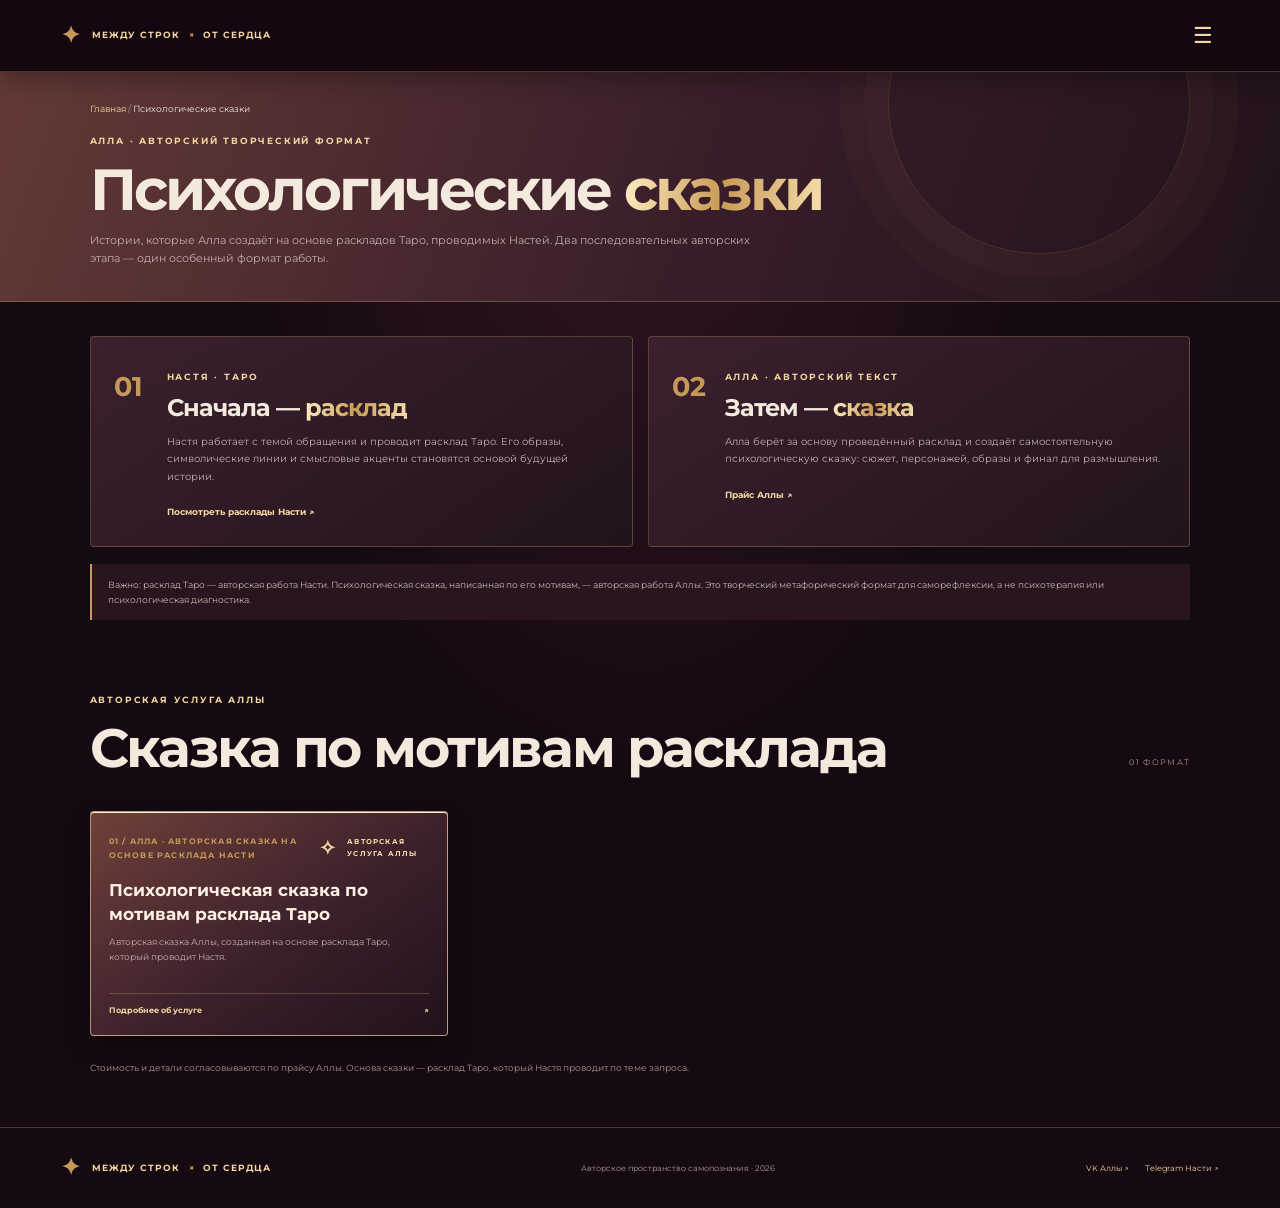
<file: stories.html>
<!doctype html><html lang="ru"><head>
<meta charset="utf-8"><meta name="viewport" content="width=device-width, initial-scale=1"><meta name="theme-color" content="#210d18">
<meta name="description" content="Психологические сказки Аллы, созданные на основе раскладов Таро Насти.">
<title>Психологические сказки Аллы · Между строк × От сердца</title>
<link rel="preconnect" href="https://fonts.googleapis.com"><link rel="preconnect" href="https://fonts.gstatic.com" crossorigin>
<link href="https://fonts.googleapis.com/css2?family=Montserrat:wght@300;400;500;600;700;800&display=swap" rel="stylesheet">
<link rel="stylesheet" href="styles.css?v=20261124-auth-calendar-03"></head><body>
<header class="site-header">
<a class="brand" href="index.html" aria-label="На главную"><span class="brand-symbol">✦</span><span>МЕЖДУ СТРОК <i>×</i> ОТ СЕРДЦА</span></a>
<button class="menu-button" id="menuButton" aria-label="Открыть меню" aria-expanded="false">☰</button>
<nav class="main-nav" id="mainNav">
<a href="index.html" data-page="index">Главная</a>
<a href="tarot.html" data-page="tarot">Расклады</a>
<a href="stories.html" data-page="stories">Сказки Аллы</a>
<a href="matrices.html" data-page="matrices">Матрицы</a>
<a href="mak.html" data-page="mak">Карма рода</a>
<a href="about.html" data-page="about">Авторы</a>
<a href="library.html" data-page="library">Библиотека</a>
<a class="nav-book" href="booking.html">Запись <span>↗</span></a>
<a class="nav-account" href="account.html">Кабинет</a>
</nav></header><main>
<section class="page-hero catalog-hero story-page-hero">
<div class="breadcrumbs"><a href="index.html">Главная</a> / <span>Психологические сказки</span></div>
<p class="eyebrow">АЛЛА · АВТОРСКИЙ ТВОРЧЕСКИЙ ФОРМАТ</p>
<h1>Психологические <em>сказки</em></h1>
<p>Истории, которые Алла создаёт на основе раскладов Таро, проводимых Настей. Два последовательных авторских этапа — один особенный формат работы.</p>
</section>
<section class="section story-explainer">
<div class="story-process">
<article class="story-process-step"><span class="story-step-number">01</span><p class="eyebrow">НАСТЯ · ТАРО</p><h2>Сначала — <em>расклад</em></h2><p>Настя работает с темой обращения и проводит расклад Таро. Его образы, символические линии и смысловые акценты становятся основой будущей истории.</p><a class="text-link" href="tarot.html">Посмотреть расклады Насти ↗</a></article>
<article class="story-process-step"><span class="story-step-number">02</span><p class="eyebrow">АЛЛА · АВТОРСКИЙ ТЕКСТ</p><h2>Затем — <em>сказка</em></h2><p>Алла берёт за основу проведённый расклад и создаёт самостоятельную психологическую сказку: сюжет, персонажей, образы и финал для размышления.</p><a class="text-link" href="https://vk.ru/market-236182359?screen=group" target="_blank" rel="noopener">Прайс Аллы ↗</a></article>
</div>
<p class="story-note">Важно: расклад Таро — авторская работа Насти. Психологическая сказка, написанная по его мотивам, — авторская работа Аллы. Это творческий метафорический формат для саморефлексии, а не психотерапия или психологическая диагностика.</p>
</section>
<section class="section catalog-page-section">
<div class="section-heading"><div><p class="eyebrow">АВТОРСКАЯ УСЛУГА АЛЛЫ</p><h2>Сказка по мотивам расклада</h2></div><span class="section-number">01 ФОРМАТ</span></div>
<div class="service-grid" id="serviceGrid" data-category="stories"></div>
<p class="catalog-note">Стоимость и детали согласовываются по прайсу Аллы. Основа сказки — расклад Таро, который Настя проводит по теме запроса.</p>
</section></main>
<footer class="site-footer"><a class="brand footer-brand" href="index.html"><span class="brand-symbol">✦</span><span>МЕЖДУ СТРОК <i>×</i> ОТ СЕРДЦА</span></a><p>Авторское пространство самопознания · 2026</p><div class="footer-links"><a href="https://vk.ru/soulmatetarot" target="_blank" rel="noopener">VK Аллы ↗</a><a href="https://t.me/From_the_1heart" target="_blank" rel="noopener">Telegram Насти ↗</a></div></footer>
<script src="services.js?v=20261124-auth-calendar-03"></script><script src="app.js?v=20261124-auth-calendar-03"></script></body></html>
</file>
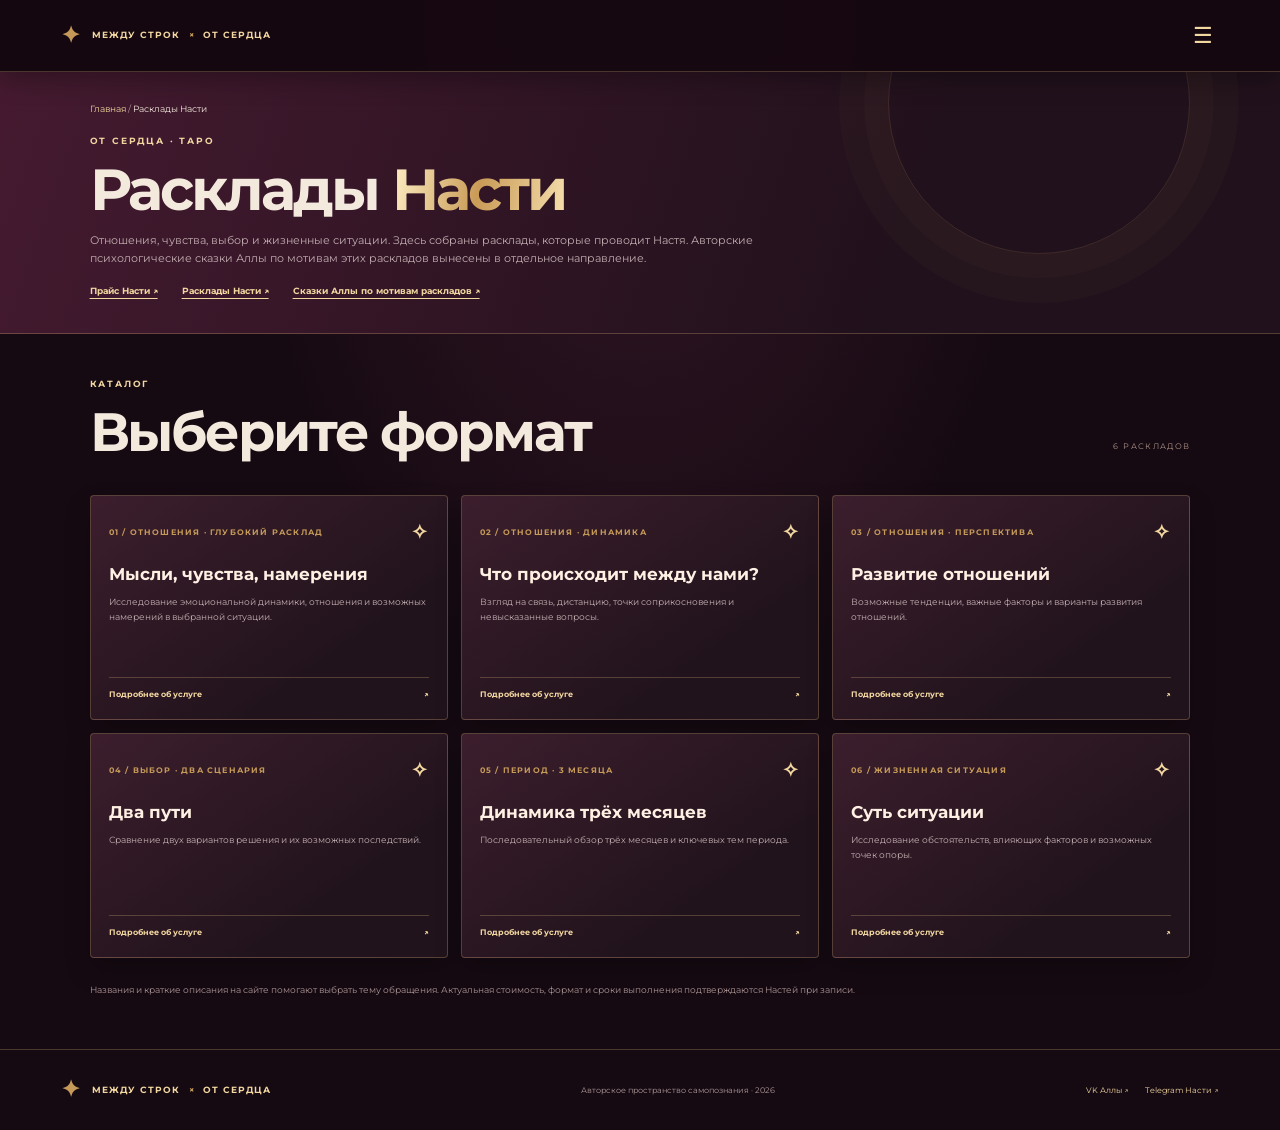
<file: tarot.html>
<!doctype html><html lang="ru"><head><meta charset="utf-8"><meta name="viewport" content="width=device-width, initial-scale=1"><meta name="theme-color" content="#210d18"><meta name="description" content="Матрицы, Таро и метафорические практики. Пространство самопознания и родовой памяти."><title>Расклады Насти · Между строк × От сердца</title><link rel="preconnect" href="https://fonts.googleapis.com"><link rel="preconnect" href="https://fonts.gstatic.com" crossorigin><link href="https://fonts.googleapis.com/css2?family=Montserrat:wght@300;400;500;600;700;800&display=swap" rel="stylesheet"><link rel="stylesheet" href="styles.css?v=20261124-auth-calendar-03"></head><body>
<header class="site-header">
<a class="brand" href="index.html" aria-label="На главную"><span class="brand-symbol">✦</span><span>МЕЖДУ СТРОК <i>×</i> ОТ СЕРДЦА</span></a>
<button class="menu-button" id="menuButton" aria-label="Открыть меню" aria-expanded="false">☰</button>
<nav class="main-nav" id="mainNav">
<a href="index.html" data-page="index">Главная</a><a href="tarot.html" data-page="tarot">Расклады</a><a href="stories.html" data-page="stories">Сказки Аллы</a><a href="matrices.html" data-page="matrices">Матрицы</a><a href="mak.html" data-page="mak">Карма рода</a><a href="about.html" data-page="about">Авторы</a><a href="library.html" data-page="library">Библиотека</a><a class="nav-book" href="booking.html">Запись <span>↗</span></a><a class="nav-account" href="account.html">Кабинет</a>
</nav></header><main>
<section class="page-hero catalog-hero tarot-page-hero"><div class="breadcrumbs"><a href="index.html">Главная</a> / <span>Расклады Насти</span></div><p class="eyebrow">ОТ СЕРДЦА · ТАРО</p><h1>Расклады <em>Насти</em></h1><p>Отношения, чувства, выбор и жизненные ситуации. Здесь собраны расклады, которые проводит Настя. Авторские психологические сказки Аллы по мотивам этих раскладов вынесены в отдельное направление.</p><div class="catalog-external-links"><a class="external-price" href="https://t.me/From_the_1heart/12" target="_blank" rel="noopener">Прайс Насти ↗</a><a class="external-price" href="https://t.me/From_the_1heart/155" target="_blank" rel="noopener">Расклады Насти ↗</a><a class="external-price" href="stories.html">Сказки Аллы по мотивам раскладов ↗</a></div></section>
<section class="section catalog-page-section"><div class="section-heading"><div><p class="eyebrow">КАТАЛОГ</p><h2>Выберите формат</h2></div><span class="section-number">6 РАСКЛАДОВ</span></div><div class="service-grid" id="serviceGrid" data-category="tarot"></div><p class="catalog-note">Названия и краткие описания на сайте помогают выбрать тему обращения. Актуальная стоимость, формат и сроки выполнения подтверждаются Настей при записи.</p></section></main>
<footer class="site-footer">
  <a class="brand footer-brand" href="index.html"><span class="brand-symbol">✦</span><span>МЕЖДУ СТРОК <i>×</i> ОТ СЕРДЦА</span></a>
  <p>Авторское пространство самопознания · 2026</p>
  <div class="footer-links"><a href="https://vk.ru/soulmatetarot" target="_blank" rel="noopener">VK Аллы ↗</a><a href="https://t.me/From_the_1heart" target="_blank" rel="noopener">Telegram Насти ↗</a></div>
</footer><script src="services.js?v=20261124-auth-calendar-03"></script><script src="app.js?v=20261124-auth-calendar-03"></script></body></html>
</file>
<file: styles.css>
:root{--bg:#160a12;--bg2:#21101a;--panel:#29131f;--panel2:#3a1b2a;--wine:#641d3a;--wine2:#8a2f4f;--gold:#c59a58;--gold2:#f2d7a0;--cream:#f3e9dd;--muted:#c2adb0;--line:rgba(229,189,128,.26);--line2:rgba(229,189,128,.52);--font:"Montserrat",Arial,sans-serif;--shadow:0 18px 36px #0006}
*{box-sizing:border-box}
html{scroll-behavior:smooth;scroll-padding-top:100px}
body{margin:0;background:radial-gradient(ellipse at 50% 0,#351728 0,transparent 45%),var(--bg);color:var(--cream);font:400 14px/1.8 var(--font)}
a{color:inherit;text-decoration:none}button,input,select,textarea{font:inherit}button{color:inherit}
.site-header{height:82px;position:sticky;top:0;z-index:30;display:flex;align-items:center;justify-content:space-between;padding:0 5.5%;background:rgba(22,8,16,.95);border-bottom:1px solid var(--line);backdrop-filter:blur(16px);box-shadow:0 9px 22px #0004}
.brand{display:flex;gap:10px;align-items:center;color:var(--gold2);font-size:10px;font-weight:700;letter-spacing:.14em;white-space:nowrap}
.brand-symbol{color:var(--gold);font-size:23px}.brand i{font-style:normal;color:var(--gold);padding:0 4px}
.main-nav{display:flex;align-items:center;gap:19px;font-size:9px;font-weight:600;letter-spacing:.025em}
.main-nav a{color:#e9d8d0;transition:color .18s}.main-nav a:hover,.main-nav a.active{color:var(--gold2)}
.nav-book,.nav-account{padding:9px 13px;border:1px solid var(--line2);border-radius:3px;background:linear-gradient(145deg,#542337,#2b1420);box-shadow:0 4px 0 #10070c,0 7px 13px #0006}
.nav-book span{color:var(--gold2);padding-left:6px}.nav-account{background:linear-gradient(145deg,#21131b,#120b10)}
.menu-button{display:none;background:none;border:0;color:var(--gold2);font-size:22px}
.home-hero{min-height:670px;position:relative;isolation:isolate;display:grid;grid-template-columns:1fr minmax(280px,390px);align-items:center;gap:45px;padding:72px 9%;overflow:hidden;background:linear-gradient(105deg,rgba(20,7,14,.94),rgba(52,15,32,.82) 52%,rgba(20,8,15,.68)),url('https://images.unsplash.com/photo-1518709268805-4e9042af9f23?auto=format&fit=crop&w=1900&q=85') center/cover}
.home-hero:after{content:"";position:absolute;inset:0;z-index:-1;pointer-events:none;background:linear-gradient(0deg,var(--bg),transparent 26%),radial-gradient(ellipse at 48% 50%,rgba(174,90,70,.12),transparent 55%)}
.hero-inner{max-width:690px;position:relative;z-index:2}.eyebrow{color:var(--gold2);font-size:9px;font-weight:700;letter-spacing:.2em;text-transform:uppercase}
.hero-inner>.eyebrow{display:flex;align-items:center;gap:11px}.hero-inner>.eyebrow span{width:32px;height:1px;background:var(--gold)}
.hero-inner h1{font-size:clamp(46px,6vw,78px);line-height:1.06;letter-spacing:-.055em;margin:19px 0;color:#fff1e5}
.hero-inner h1 em,.section h2 em,.page-hero h1 em,.detail-hero h1 em{font-style:normal;background:linear-gradient(100deg,#fff0c6,#c99b57 50%,#f6dfad);-webkit-background-clip:text;background-clip:text;-webkit-text-fill-color:transparent}
.hero-subtitle{color:var(--gold2);font-size:13px;letter-spacing:.1em;text-transform:uppercase}
.hero-copy{max-width:550px;color:#d9c7ca;font-size:13px;margin:20px 0 29px}
.hero-actions,.button-row{display:flex;gap:13px;flex-wrap:wrap}
.button{min-height:46px;display:inline-flex;align-items:center;justify-content:center;gap:12px;padding:12px 19px;border:1px solid transparent;border-radius:3px;text-transform:uppercase;letter-spacing:.085em;font-size:9px;font-weight:700;cursor:pointer;transition:transform .18s,filter .18s,box-shadow .18s}
.button span{font-size:14px;line-height:0}
.button-gold{background:linear-gradient(135deg,#f2d79f,#c89a53 50%,#90602e);color:#24150e;border-color:#f2d69d;box-shadow:0 5px 0 #67421d,0 10px 20px #0006,inset 0 1px 0 #fff5dc}
.button-gold:hover{transform:translateY(-3px);filter:brightness(1.07);box-shadow:0 8px 0 #67421d,0 15px 24px #0007,inset 0 1px 0 #fff5dc}
.button-gold:active{transform:translateY(3px);box-shadow:0 1px 0 #67421d,0 3px 7px #0007}
.button-outline{background:linear-gradient(145deg,#512238,#25121d);color:var(--gold2);border-color:var(--line2);box-shadow:0 5px 0 #10070c,0 9px 15px #0006}
.button-outline:hover{transform:translateY(-2px);box-shadow:0 7px 0 #10070c,0 13px 19px #0007}
.hero-authors{display:grid;gap:15px;position:relative;z-index:2}
.hero-author{display:grid;grid-template-columns:112px 1fr;align-items:center;gap:16px;padding:12px;background:linear-gradient(135deg,rgba(53,24,37,.94),rgba(25,13,19,.93));border:1px solid var(--line2);border-radius:5px;box-shadow:var(--shadow);transition:transform .2s,border-color .2s}
.hero-author:hover{transform:translateX(-5px);border-color:var(--gold2)}
.hero-author img{width:112px;height:135px;object-fit:cover;object-position:center top;border:1px solid var(--line);border-radius:3px;filter:contrast(1.02) saturate(.94)}
.hero-author b{display:block;font-size:17px;color:var(--gold2)}.hero-author small{display:block;color:#d3bdba;font-size:9px;line-height:1.6;margin-top:4px}
.hero-bottom-note{position:absolute;left:9%;bottom:25px;color:#c7a574;font-size:8px;letter-spacing:.22em}
.section{max-width:1450px;margin:0 auto;padding:88px 9%}
.intro-section{text-align:center;max-width:1000px}.section h2{font-size:clamp(34px,4.2vw,56px);line-height:1.15;letter-spacing:-.04em;margin:12px 0 18px}.section-lead{max-width:730px;margin:0 auto;color:var(--muted);font-size:12px}
.section-heading{display:flex;justify-content:space-between;align-items:end;margin-bottom:32px}.section-heading h2{margin:8px 0 0}.section-number{font-size:8px;color:#ad9288;letter-spacing:.17em;padding-bottom:10px}
.direction-grid{display:grid;grid-template-columns:repeat(3,1fr);gap:18px}
.direction-card{min-height:282px;padding:27px;background:linear-gradient(145deg,#3a1d2a,#21121b 72%);border:1px solid var(--line);border-radius:4px;box-shadow:0 12px 27px #0004;position:relative;overflow:hidden;transition:transform .22s,border-color .22s,box-shadow .22s}
.direction-card:after{content:"";position:absolute;right:-45px;top:-55px;width:160px;height:160px;border-radius:50%;background:radial-gradient(circle,rgba(220,178,111,.17),transparent 70%);pointer-events:none}
.direction-card:hover{transform:translateY(-6px);border-color:var(--line2);box-shadow:0 19px 34px #0006}
.direction-matrix{background:linear-gradient(145deg,#443027,#22141b 73%)}.direction-mak{background:linear-gradient(145deg,#39212f,#1e141b 75%)}
.direction-icon{font-size:39px;color:var(--gold2);line-height:1.2;margin-bottom:16px;text-shadow:0 0 25px #f1ce9155}
.card-label{font-size:8px;font-weight:700;letter-spacing:.16em;color:var(--gold)}
.direction-card h3,.author-preview h3{font-size:22px;line-height:1.35;margin:9px 0;color:#fff0e4}
.direction-card p{color:var(--muted);font-size:11px;min-height:48px}
.direction-cta{display:flex;justify-content:space-between;align-items:center;margin-top:20px;color:var(--gold2);font-size:9px;font-weight:700;letter-spacing:.06em}
.direction-cta b{font-size:17px}
.author-preview-grid{display:grid;grid-template-columns:1fr 1fr;gap:18px}
.author-preview{display:grid;grid-template-columns:150px 1fr;gap:22px;padding:23px;border:1px solid var(--line);background:linear-gradient(145deg,#30202a,#1f121a);border-radius:4px}
.author-preview img{width:150px;height:180px;object-fit:cover;border:1px solid var(--line2);border-radius:3px}
.author-preview p{font-size:10px;color:var(--muted)}
.text-link{font-size:9px;color:var(--gold2);font-weight:700;text-underline-offset:3px}.text-link:hover{text-decoration:underline}
.final-cta{text-align:center;background:radial-gradient(ellipse at center,rgba(111,46,62,.22),transparent 65%);border-top:1px solid var(--line)}
.page-hero{padding:55px 9% 62px;background:linear-gradient(120deg,#371725,#1d1118 58%,#291520);border-bottom:1px solid var(--line);position:relative;overflow:hidden}
.page-hero:after{content:"";position:absolute;right:7%;top:-120px;width:300px;height:300px;border:1px solid rgba(226,182,111,.15);border-radius:50%;box-shadow:0 0 0 24px rgba(226,182,111,.025),0 0 0 49px rgba(226,182,111,.02);pointer-events:none}
.breadcrumbs{font-size:9px;color:#b69da1;margin-bottom:30px}.breadcrumbs a{color:var(--gold2)}.breadcrumbs span{color:var(--cream)}
.page-hero h1{font-size:clamp(40px,5.3vw,66px);line-height:1.08;letter-spacing:-.05em;margin:12px 0 14px}
.page-hero>p:not(.eyebrow){max-width:690px;color:var(--muted);font-size:12px;margin:0}
.compact-hero{padding-bottom:54px}
.catalog-hero .external-price{display:inline-flex;margin-top:19px;color:var(--gold2);font-size:9px;font-weight:700;text-decoration:underline;text-underline-offset:4px}
.tarot-page-hero{background:linear-gradient(110deg,#451a30,#21111c 70%)}.matrix-page-hero{background:linear-gradient(110deg,#493023,#211219 70%)}.mak-page-hero{background:linear-gradient(110deg,#3e1d2e,#20121a 70%)}
.catalog-page-section{padding-top:65px}
.service-grid{display:grid;grid-template-columns:repeat(3,minmax(0,1fr));gap:17px}
.service-card{display:flex;flex-direction:column;min-height:295px;padding:23px;background:linear-gradient(145deg,#3c1e2d,#21131c 70%);border:1px solid var(--line);border-radius:4px;box-shadow:0 12px 24px #0004;transition:transform .2s,border-color .2s,box-shadow .2s}
.service-card.matrix-card{background:linear-gradient(145deg,#463025,#21151b 75%)}.service-card.mak-card{background:linear-gradient(145deg,#442437,#21141d 75%)}
.service-card:hover{transform:translateY(-5px);border-color:var(--line2);box-shadow:0 18px 30px #0006}
.service-card .service-number{display:flex;justify-content:space-between;align-items:center;color:var(--gold);font-size:8px;letter-spacing:.15em;font-weight:700}
.service-card .service-symbol{font-size:20px;color:var(--gold2)}
.service-card h3{font-size:19px;line-height:1.4;margin:21px 0 10px;color:#fff0e4}
.service-card p{font-size:10px;color:var(--muted);line-height:1.8;margin:0 0 18px}
.service-card .service-open{margin-top:auto;display:flex;justify-content:space-between;align-items:center;padding-top:13px;border-top:1px solid var(--line);color:var(--gold2);font-size:9px;font-weight:700}
.catalog-note{margin-top:24px;font-size:9px;color:#a99292}
.author-detail-section{display:grid;gap:26px}
.author-profile{display:grid;grid-template-columns:270px 1fr;gap:35px;align-items:center;padding:30px;background:linear-gradient(145deg,#30202a,#1d1219);border:1px solid var(--line);border-radius:5px}
.author-profile img{width:100%;height:340px;object-fit:cover;object-position:center top;border:1px solid var(--line2);border-radius:3px}
.author-profile h2{margin:6px 0 13px;font-size:43px}
.author-profile-copy>p:not(.eyebrow){color:var(--muted);font-size:11px;line-height:1.9}
.author-profile-reverse{grid-template-columns:1fr 270px}.author-profile-reverse img{grid-column:2;grid-row:1}.author-profile-reverse .author-profile-copy{grid-column:1;grid-row:1}
.note-section{border-top:1px solid var(--line);background:linear-gradient(100deg,rgba(81,39,45,.24),transparent)}
.note-section>p:not(.eyebrow){max-width:700px;color:var(--muted);font-size:12px}
.wide-note{margin-top:35px;padding:30px;background:linear-gradient(140deg,#472437,#24131e);border:1px solid var(--line);border-radius:4px}.wide-note h3{font-size:22px;margin:0 0 8px}.wide-note p{max-width:850px;font-size:11px;color:var(--muted);margin:0 0 20px}
.detail-hero{padding-bottom:48px}.detail-hero .detail-lead{max-width:850px;font-size:13px;line-height:1.9}
.detail-section{padding-top:55px}
.detail-layout{display:grid;grid-template-columns:minmax(0,1fr) 300px;gap:27px;align-items:start}
.detail-main{display:grid;gap:17px}
.detail-panel{padding:26px;background:linear-gradient(145deg,#2f1b27,#1e121a);border:1px solid var(--line);border-radius:4px}
.detail-panel h2{font-size:28px;margin:8px 0 18px}
.check-list{list-style:none;padding:0;margin:0;display:grid;gap:12px}
.check-list li{position:relative;padding-left:25px;color:#e1d2cb;font-size:11px}.check-list li:before{content:"✦";position:absolute;left:0;top:0;color:var(--gold2)}
.detail-soft{background:linear-gradient(145deg,#39272a,#21141b)}.detail-soft p:not(.eyebrow){font-size:11px;color:var(--muted)}
.detail-disclaimer{font-size:9px;color:#aa9696;line-height:1.7}
.detail-aside{position:sticky;top:105px;padding:25px;background:linear-gradient(145deg,#4a2735,#21131d);border:1px solid var(--line2);border-radius:4px;box-shadow:var(--shadow)}
.detail-aside h3{font-size:23px;margin:7px 0 16px;color:var(--gold2)}
.aside-divider{height:1px;background:var(--line);margin:17px 0}
.detail-aside p{font-size:11px;color:var(--cream)}
.full-button{width:100%;margin:15px 0 13px}
.back-link{display:block;text-align:center;margin-top:8px}
.booking-section,.account-section{padding-top:50px}
.booking-shell,.account-shell{max-width:800px;margin:0 auto;padding:33px;background:linear-gradient(145deg,#2c1925,#1d1118);border:1px solid var(--line);border-radius:5px;box-shadow:var(--shadow)}
.step-track{display:flex;align-items:center;gap:9px;margin-bottom:32px}
.step{display:flex;align-items:center;gap:7px;color:#9f888a;font-size:8px;white-space:nowrap}
.step b{width:27px;height:27px;border:1px solid var(--line);border-radius:50%;display:grid;place-items:center;font-size:9px}
.step.active{color:var(--gold2)}.step.active b{background:linear-gradient(135deg,#e9c987,#a8793d);color:#21130e;border-color:#f2d9a1}
.step-track>i{height:1px;background:var(--line);flex:1}
.booking-step{display:none}.booking-step.active{display:block}
.booking-step h2,.account-shell h2{font-size:30px;margin:9px 0 22px}
.booking-form label,.account-shell label{display:grid;gap:7px;margin-bottom:15px;color:var(--gold2);font-size:9px;font-weight:700;letter-spacing:.07em}
.booking-form input,.booking-form select,.booking-form textarea,.account-shell input{width:100%;padding:12px;background:#160d13;border:1px solid var(--line2);border-radius:3px;color:var(--cream);font:400 11px var(--font);outline:none}
.booking-form input:focus,.booking-form select:focus,.booking-form textarea:focus,.account-shell input:focus{border-color:var(--gold2);box-shadow:0 0 0 3px rgba(208,164,95,.1)}
.form-two{display:grid;grid-template-columns:1fr 1fr;gap:14px}
.form-actions{display:flex;justify-content:space-between;gap:12px;margin-top:25px}
.selection-summary{padding:14px;background:#1b1118;border:1px solid var(--line);color:var(--muted);font-size:10px;min-height:48px}
.form-tip{font-size:9px;color:#a99292;line-height:1.7}
.booking-success{text-align:center;padding:20px}
.success-icon{width:58px;height:58px;border:1px solid var(--gold);border-radius:50%;display:grid;place-items:center;color:var(--gold2);font-size:26px;margin:0 auto 18px}
.booking-success h2{font-size:35px}.booking-success p:not(.eyebrow){max-width:520px;margin:0 auto 23px;color:var(--muted);font-size:11px}
.account-shell{max-width:620px}.account-shell form{max-width:430px}
.account-welcome{padding-bottom:15px;border-bottom:1px solid var(--line);margin-bottom:17px}
.request-card{padding:15px;margin:10px 0;border:1px solid var(--line);background:#1a1017;border-radius:3px}
.request-card b{display:block;color:var(--gold2);font-size:11px}.request-card span{color:var(--muted);font-size:9px}
.article-grid{display:grid;grid-template-columns:repeat(3,1fr);gap:18px}
.article-card{min-height:270px;padding:25px;background:linear-gradient(145deg,#321d29,#1d1219);border:1px solid var(--line);border-radius:4px}
.article-number{font-size:28px;color:#bb8f5a}.article-card h2{font-size:19px;line-height:1.4;margin:12px 0}.article-card p:not(.eyebrow){font-size:10px;color:var(--muted)}.article-status{font-size:8px;color:var(--gold);letter-spacing:.13em}
.site-footer{border-top:1px solid var(--line);padding:27px 5.5%;display:flex;align-items:center;justify-content:space-between;gap:15px;color:#ad9999;font-size:9px}
.footer-brand{font-size:9px}.site-footer p{margin:0}.footer-links{display:flex;gap:16px}.footer-links a{color:var(--gold2)}
[hidden]{display:none!important}
@media(max-width:1050px){.main-nav{gap:10px;font-size:8px}.site-header{padding:0 3.5%}.home-hero{padding:65px 6%;gap:25px}.section{padding-left:6%;padding-right:6%}.page-hero{padding-left:6%;padding-right:6%}}
@media(max-width:760px){.site-header{height:70px;padding:0 5%}.menu-button{display:block}.main-nav{display:none;position:absolute;top:70px;left:0;right:0;padding:19px 6%;background:#1c1018;flex-direction:column;align-items:stretch;border-bottom:1px solid var(--line)}.main-nav.open{display:flex}.main-nav a{text-align:center;padding:10px}.home-hero{grid-template-columns:1fr;padding:55px 6% 80px;gap:32px}.hero-inner{max-width:630px}.hero-authors{grid-template-columns:1fr 1fr}.hero-author{grid-template-columns:82px 1fr;gap:10px;padding:8px}.hero-author img{width:82px;height:105px}.hero-bottom-note{left:6%;bottom:20px;font-size:7px}.section{padding:65px 6%}.direction-grid,.service-grid{grid-template-columns:repeat(2,minmax(0,1fr))}.author-preview-grid{grid-template-columns:1fr}.page-hero{padding:43px 6% 50px}.page-hero:after{right:-140px}.author-profile{grid-template-columns:190px 1fr;gap:20px;padding:20px}.author-profile img{height:280px}.author-profile-reverse{grid-template-columns:1fr 190px}.detail-layout{grid-template-columns:1fr}.detail-aside{position:static}.article-grid{grid-template-columns:repeat(2,1fr)}.site-footer{flex-direction:column;text-align:center}}
@media(max-width:520px){.brand{font-size:8px;letter-spacing:.1em;gap:5px}.brand-symbol{font-size:19px}.home-hero{padding-top:48px;min-height:auto}.hero-inner h1{font-size:48px}.hero-actions{flex-direction:column;align-items:stretch;max-width:340px}.hero-actions .button{width:100%}.hero-authors{grid-template-columns:1fr}.hero-author{grid-template-columns:92px 1fr}.hero-author img{width:92px;height:110px}.hero-bottom-note{line-height:1.5;max-width:90%}.direction-grid,.service-grid,.article-grid{grid-template-columns:1fr}.direction-card{min-height:240px}.author-preview{grid-template-columns:110px 1fr;padding:14px;gap:13px}.author-preview img{width:110px;height:145px}.author-preview h3{font-size:18px}.author-profile,.author-profile-reverse{grid-template-columns:1fr;padding:18px}.author-profile img,.author-profile-reverse img{grid-column:1;grid-row:auto;width:100%;height:300px;object-position:center 20%}.author-profile-copy,.author-profile-reverse .author-profile-copy{grid-column:1;grid-row:auto}.button-row{flex-direction:column;align-items:stretch}.button-row .button{width:100%}.catalog-page-section{padding-top:45px}.booking-shell,.account-shell{padding:22px 17px}.step-track{gap:5px}.step{gap:4px;font-size:7px}.step b{width:24px;height:24px}.form-two{grid-template-columns:1fr}.form-actions{flex-direction:column-reverse}.form-actions .button{width:100%}.section-heading{align-items:start}.section-number{padding-top:15px}.site-footer .brand{font-size:8px}}
@media(prefers-reduced-motion:reduce){*,*::before,*::after{scroll-behavior:auto!important;transition:none!important}}

/* COMPACT LAYOUT + SCREEN TRANSITIONS — v2026.11.24 */
html,body{width:100%;max-width:100%;overflow-x:hidden}
.site-header{width:100%;padding-inline:clamp(18px,4.8vw,72px);gap:18px}
.brand{flex:0 0 auto;font-size:9px;letter-spacing:.12em}
.main-nav{flex:1 1 auto;min-width:0;margin-left:auto;justify-content:flex-end;gap:clamp(8px,.95vw,14px);font-size:clamp(8px,.62vw,9px);white-space:nowrap}
.main-nav a{white-space:nowrap}
.home-hero{min-height:520px;height:auto;grid-template-columns:minmax(0,1.12fr) minmax(290px,.78fr);grid-template-rows:1fr;align-items:center;gap:clamp(22px,3.5vw,48px);padding:48px clamp(28px,7vw,105px) 56px;background-position:center 54%}
.home-hero:before{content:"";position:absolute;inset:0;z-index:-1;background:linear-gradient(90deg,rgba(20,7,14,.25),rgba(35,9,22,.48) 58%,rgba(18,6,13,.38));pointer-events:none}
.hero-inner{grid-column:1;grid-row:1;min-width:0;width:100%;max-width:720px;justify-self:start}
.hero-inner h1{font-size:clamp(42px,5.1vw,68px);line-height:1.02;margin:12px 0}
.hero-copy{max-width:580px;font-size:12px;line-height:1.7;margin:13px 0 19px}
.hero-subtitle{font-size:11px;margin:10px 0}
.hero-authors{grid-column:2;grid-row:1;align-self:center;justify-self:end;width:100%;max-width:430px;min-width:0;display:grid;gap:11px}
.hero-author{grid-template-columns:94px minmax(0,1fr);gap:12px;min-width:0;padding:9px}
.hero-author img{width:94px;height:112px;object-fit:cover;object-position:center 20%;filter:none}
.hero-author b{font-size:15px}.hero-author small{font-size:8px}.hero-author em{display:inline-block;margin-top:5px;color:var(--gold2);font-size:8px;font-style:normal;font-weight:700}
.hero-bottom-note{left:clamp(28px,7vw,105px);bottom:16px;font-size:7px}
.hero-joint-link{display:inline-block;margin-top:13px;color:var(--gold2);font-size:9px;font-weight:700}
.home-directions{padding:27px clamp(28px,7vw,105px) 38px;max-width:1500px;margin:0 auto}
.home-directions-heading{display:flex;align-items:center;justify-content:space-between;gap:18px;margin-bottom:14px}
.home-directions-heading .eyebrow{margin:0}.home-directions-heading>span{font-size:7px;letter-spacing:.15em;color:#a98f87}
.direction-grid{grid-template-columns:repeat(3,minmax(0,1fr));gap:12px}
.direction-card{min-height:180px;padding:17px 19px}
.direction-icon{font-size:26px;margin-bottom:6px}
.direction-card h2,.direction-card h3{font-size:16px;line-height:1.3;margin:6px 0}
.direction-card p{font-size:9px;line-height:1.6;min-height:0;margin:6px 0}
.direction-cta{font-size:8px;margin-top:9px}
.section{padding-block:48px;padding-inline:7%}
.catalog-page-section{padding-block:33px 42px}
.page-hero{padding:29px 7% 34px}
.breadcrumbs{margin-bottom:16px}
.page-hero h1{font-size:clamp(36px,4.5vw,58px);margin:8px 0 10px}
.page-hero>p:not(.eyebrow){font-size:11px;line-height:1.65}
.compact-hero{padding-bottom:36px}
.service-grid{gap:13px}.service-card{min-height:225px;padding:18px}
.service-card h3{font-size:17px;margin:13px 0 8px}
.service-card p{font-size:9px;line-height:1.65;margin-bottom:12px}
.service-card .service-open{font-size:8px;padding-top:9px}
.service-card.featured-story{background:linear-gradient(145deg,#704039,#3b202b 56%,#21121b);border-color:rgba(242,215,160,.65);box-shadow:0 12px 26px #0006,inset 0 1px 0 #fff2d4}
.service-card.featured-story .service-number:after{content:"НОВЫЙ ФОРМАТ";font-size:7px;color:#ffe1a5;margin-left:auto;padding-left:10px}
.author-detail-section{gap:16px}
.author-profile{grid-template-columns:205px minmax(0,1fr);gap:23px;padding:20px}
.author-profile img{width:205px;height:250px;object-fit:cover;object-position:center 20%;filter:none}
.author-profile-reverse{grid-template-columns:minmax(0,1fr) 205px}
.author-profile h2{font-size:35px;margin:3px 0 8px}
.author-profile-copy>p:not(.eyebrow){font-size:10px;line-height:1.7;margin:7px 0}
.detail-section{padding-top:33px}.detail-layout{gap:18px;grid-template-columns:minmax(0,1fr) 275px}
.detail-panel{padding:20px}.detail-panel h2{font-size:24px;margin:7px 0 14px}
.check-list{gap:8px}.check-list li{font-size:10px}
.site-footer{padding:19px clamp(18px,4.8vw,72px);font-size:8px}
body{animation:screen-enter .22s ease-out both}
@keyframes screen-enter{from{opacity:0;transform:translateY(5px)}to{opacity:1;transform:translateY(0)}}
body.screen-leaving{opacity:0;transform:translateY(-5px);transition:opacity .14s ease,transform .14s ease}
@media(max-width:1100px){
 .site-header{height:72px}.menu-button{display:block}
 .main-nav{display:none;position:absolute;top:100%;left:0;right:0;margin:0;padding:14px 6%;background:rgba(22,8,16,.98);border-bottom:1px solid var(--line);box-shadow:0 14px 22px #0007;flex-direction:column;align-items:stretch;gap:3px;white-space:normal}
 .main-nav.open{display:flex}.main-nav a{text-align:center;padding:9px;font-size:10px}
 .home-hero{grid-template-columns:minmax(0,1fr) minmax(250px,.82fr);padding-inline:5%;gap:22px}
 .hero-bottom-note{left:5%}.home-directions{padding-inline:5%}
}
@media(max-width:760px){
 .home-hero{min-height:0;grid-template-columns:1fr;grid-template-rows:auto auto;padding:38px 6% 48px;gap:18px}
 .hero-inner{grid-column:1;grid-row:1;max-width:none}
 .hero-authors{grid-column:1;grid-row:2;max-width:none;grid-template-columns:repeat(2,minmax(0,1fr));gap:9px}
 .hero-author{grid-template-columns:74px minmax(0,1fr);gap:8px;padding:8px}
 .hero-author img{width:74px;height:91px}.hero-author b{font-size:13px}.hero-author small{font-size:7px}
 .hero-bottom-note{left:6%;bottom:12px;font-size:6px}
 .home-directions{padding:23px 6% 30px}.home-directions-heading{align-items:flex-start;flex-direction:column;gap:4px}
 .direction-grid{grid-template-columns:1fr 1fr}.direction-card{min-height:165px;padding:14px}
 .section{padding:38px 6%}.page-hero{padding:24px 6% 29px}
 .author-profile,.author-profile-reverse{grid-template-columns:145px minmax(0,1fr);padding:15px;gap:14px}
 .author-profile img,.author-profile-reverse img{width:145px;height:190px;grid-column:auto;grid-row:auto}
 .author-profile-reverse .author-profile-copy{grid-column:auto;grid-row:auto}
 .detail-layout{grid-template-columns:1fr}.detail-aside{position:static}
}
@media(max-width:520px){
 .home-hero{padding:31px 5% 45px}.hero-inner h1{font-size:42px}
 .hero-actions{align-items:stretch;flex-direction:column;max-width:330px}.hero-actions .button{width:100%}
 .hero-authors{grid-template-columns:1fr}.hero-author{grid-template-columns:80px minmax(0,1fr)}
 .hero-author img{width:80px;height:98px}
 .direction-grid{grid-template-columns:1fr}.direction-card{min-height:150px}
 .author-profile,.author-profile-reverse{grid-template-columns:1fr}
 .author-profile img,.author-profile-reverse img{width:100%;height:260px}
 .author-profile-reverse img{grid-column:1;grid-row:1}.author-profile-reverse .author-profile-copy{grid-column:1;grid-row:2}
 .form-two{grid-template-columns:1fr}
}
@media(prefers-reduced-motion:reduce){body{animation:none}body.screen-leaving{opacity:1;transform:none}}

/* DATE PICKER + LOCAL ACCOUNT AUTHENTICATION */
.date-picker-wrap{display:grid;grid-template-columns:minmax(0,1fr) 45px;gap:8px;align-items:stretch}
.booking-form input[type="date"]{color-scheme:dark;min-height:44px;cursor:pointer}
.booking-form input[type="date"]::-webkit-calendar-picker-indicator{opacity:1;cursor:pointer;filter:invert(82%) sepia(29%) saturate(540%) hue-rotate(350deg) brightness(92%)}
.calendar-trigger{display:grid;place-items:center;min-height:44px;border:1px solid var(--line2);border-radius:3px;color:var(--gold2);font-size:21px;background:linear-gradient(145deg,#523044,#281722);box-shadow:0 3px 0 #10070c,0 7px 12px #0005;cursor:pointer;transition:transform .16s,box-shadow .16s}
.calendar-trigger:hover{transform:translateY(-2px);box-shadow:0 5px 0 #10070c,0 10px 15px #0006}
.calendar-trigger:active{transform:translateY(2px);box-shadow:0 1px 0 #10070c}
.auth-tabs{display:grid;grid-template-columns:1fr 1fr;gap:7px;padding:5px;margin-bottom:24px;background:#170d13;border:1px solid var(--line);border-radius:4px}
.auth-tab{min-height:39px;border:1px solid transparent;border-radius:3px;background:transparent;color:#c6b0b1;font-size:9px;font-weight:700;letter-spacing:.08em;text-transform:uppercase;cursor:pointer}
.auth-tab.active{color:#26150f;background:linear-gradient(135deg,#f0d49b,#c59650);border-color:#f0d49b;box-shadow:0 3px 0 #68431f,inset 0 1px 0 #fff4d3}
.auth-form{max-width:500px;display:grid;gap:3px}
.auth-form label{display:grid;gap:7px;margin-bottom:13px;color:var(--gold2);font-size:9px;font-weight:700;letter-spacing:.07em}
.auth-form input{width:100%;min-height:44px;padding:12px;background:#160d13;border:1px solid var(--line2);border-radius:3px;color:var(--cream);font:400 11px var(--font);outline:none}
.auth-form input:focus{border-color:var(--gold2);box-shadow:0 0 0 3px rgba(208,164,95,.1)}
.auth-form button{justify-self:start;min-width:190px;margin-top:5px}
.optional-label{display:inline;color:#a99191;font-size:8px;font-weight:400;letter-spacing:0;text-transform:none}
.auth-message{min-height:18px;margin:9px 0;color:var(--gold2);font-size:10px}
.auth-message.error{color:#f1a5a5}
.account-subtitle{font-size:16px;color:var(--gold2);margin:15px 0}
#accountAuth .form-tip{max-width:590px;margin-top:12px}
@media(max-width:520px){
 .auth-tabs{margin-bottom:18px}
 .auth-form button{width:100%}
 .date-picker-wrap{grid-template-columns:minmax(0,1fr) 42px}
}

/* Final navigation and author price-link alignment */
.catalog-external-links{display:flex;align-items:center;flex-wrap:wrap;gap:10px 24px;margin-top:16px}
.catalog-external-links .external-price{margin-top:0}
.author-price-extra{align-self:center;padding:0 3px}
@media(min-width:1321px){
 .site-header{padding-inline:clamp(24px,3.5vw,56px);gap:18px}
 .brand{font-size:8.5px;letter-spacing:.11em}
 .main-nav{flex:0 1 auto;gap:11px;font-size:8px}
}
@media(max-width:1320px){
 .site-header{height:72px}
 .menu-button{display:block}
 .main-nav{display:none;position:absolute;top:100%;left:0;right:0;margin:0;padding:14px 6%;background:rgba(22,8,16,.98);border-bottom:1px solid var(--line);box-shadow:0 14px 22px #0007;flex-direction:column;align-items:stretch;gap:3px;white-space:normal}
 .main-nav.open{display:flex}
 .main-nav a{text-align:center;padding:9px;font-size:10px}
}

/* Dedicated page for Alla's psychological fairy tales */
.direction-grid{grid-template-columns:repeat(4,minmax(0,1fr))}
.direction-story{background:linear-gradient(145deg,#674039 0%,#3c202c 58%,#21121b 100%);border-color:rgba(242,215,160,.55)}
.direction-story .direction-icon{color:#f5d5a0}
.story-page-hero{background:linear-gradient(110deg,#633a35 0%,#391e2a 54%,#21121b 100%)}
.story-explainer{padding-top:34px;padding-bottom:30px}
.story-process{display:grid;grid-template-columns:1fr 1fr;gap:15px}
.story-process-step{position:relative;padding:23px 24px 22px 76px;background:linear-gradient(145deg,#3b202d,#21131c);border:1px solid var(--line);border-radius:4px;min-height:190px}
.story-step-number{position:absolute;left:23px;top:26px;font-size:27px;font-weight:700;color:var(--gold)}
.story-process-step h2{font-size:24px;line-height:1.2;margin:8px 0 10px}
.story-process-step p:not(.eyebrow){font-size:10px;line-height:1.75;color:var(--muted);margin:0 0 13px}
.story-note{margin:17px 0 0;padding:13px 16px;border-left:2px solid var(--gold);background:#28151f;color:#c9b4b0;font-size:9px;line-height:1.7}
.service-card.featured-story{background:linear-gradient(145deg,#704039,#3b202b 56%,#21121b);border-color:rgba(242,215,160,.65);box-shadow:0 12px 26px #0006,inset 0 1px 0 #fff2d4}
.service-card.featured-story .service-number:after{content:"АВТОРСКАЯ УСЛУГА АЛЛЫ";font-size:7px;color:#ffe1a5;margin-left:auto;padding-left:10px}
@media(max-width:760px){.direction-grid{grid-template-columns:repeat(2,minmax(0,1fr))}.story-process{grid-template-columns:1fr}}
@media(max-width:520px){.direction-grid{grid-template-columns:1fr}.story-process-step{padding:19px 18px 18px 65px}.story-step-number{left:18px;top:21px}}
</file>
